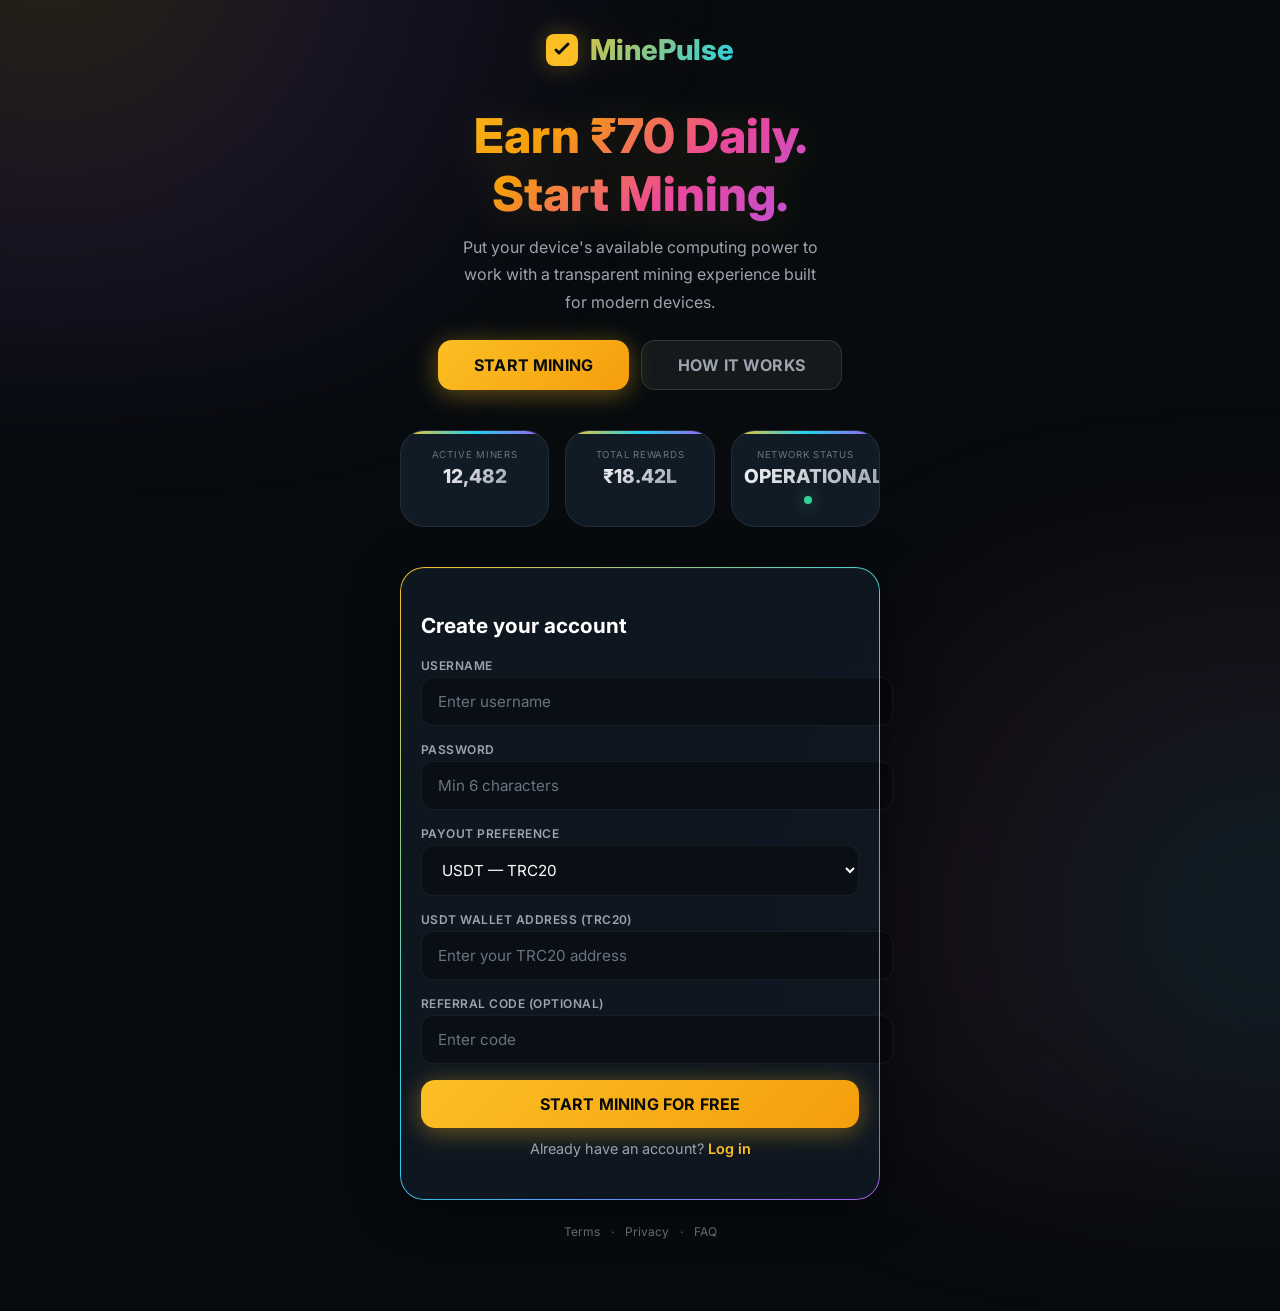
<file: index.html>
<!DOCTYPE html>
<html lang="en">
<head>
  <meta charset="UTF-8" />
  <meta name="viewport" content="width=device-width, initial-scale=1.0, maximum-scale=1.0, user-scalable=yes, viewport-fit=cover" />
  <title>MinePulse – Premium Mining</title>
  <link rel="preconnect" href="https://fonts.googleapis.com" />
  <link rel="preconnect" href="https://fonts.gstatic.com" crossorigin />
  <link href="https://fonts.googleapis.com/css2?family=Inter:opsz,wght@14..32,400;14..32,500;14..32,600;14..32,700&display=swap" rel="stylesheet" />
  <link rel="manifest" href="manifest.json" />
  <link rel="icon" href="data:image/svg+xml,%3Csvg xmlns='http://www.w3.org/2000/svg' viewBox='0 0 32 32'%3E%3Crect width='32' height='32' rx='8' fill='%23FBBF24'/%3E%3Cpath d='M10 16 L13 19 L22 10' stroke='%23070B0E' stroke-width='3' fill='none' stroke-linecap='round' stroke-linejoin='round'/%3E%3C/svg%3E" />
  <link rel="stylesheet" href="style.css" />
</head>
<body>
  <div id="app">
    <!-- ======================== LANDING PAGE ======================== -->
    <div id="page-landing" class="page active">
      <div class="landing-container">
        <div class="landing-header">
          <div class="logo">
            <svg width="32" height="32" viewBox="0 0 32 32" fill="none">
              <rect width="32" height="32" rx="8" fill="#FBBF24" />
              <path d="M10 16 L13 19 L22 10" stroke="#0B0F14" stroke-width="3" stroke-linecap="round" stroke-linejoin="round" />
            </svg>
            <span>MinePulse</span>
          </div>
        </div>
        <div class="hero">
          <h1>Earn ₹70 Daily.<br />Start Mining.</h1>
          <p>Put your device's available computing power to work with a transparent mining experience built for modern devices.</p>
          <div class="hero-buttons">
            <button class="btn-primary" id="landing-start-btn">START MINING</button>
            <button class="btn-secondary" id="landing-how-btn">HOW IT WORKS</button>
          </div>
        </div>
        <div class="stats-grid">
          <div class="stat-card">
            <span class="stat-label">ACTIVE MINERS</span>
            <span class="stat-value" id="stat-miners">12,482</span>
          </div>
          <div class="stat-card">
            <span class="stat-label">TOTAL REWARDS</span>
            <span class="stat-value" id="stat-rewards">₹18.42L</span>
          </div>
          <div class="stat-card">
            <span class="stat-label">NETWORK STATUS</span>
            <span class="stat-value" id="stat-status">OPERATIONAL</span>
            <span class="stat-dot green"></span>
          </div>
        </div>
        <div class="register-card">
          <h2>Create your account</h2>
          <form id="register-form">
            <div class="form-group">
              <label for="username">Username</label>
              <input type="text" id="username" placeholder="Enter username" required />
            </div>
            <div class="form-group">
              <label for="password">Password</label>
              <input type="password" id="password" placeholder="Min 6 characters" minlength="6" required />
            </div>
            <div class="form-group">
              <label for="payout-method-select">Payout Preference</label>
              <select id="payout-method-select">
                <option value="USDT">USDT — TRC20</option>
                <option value="INR">INR — UPI</option>
              </select>
            </div>
            <div class="form-group">
              <label for="wallet-address-input" id="wallet-label">USDT Wallet Address (TRC20)</label>
              <input type="text" id="wallet-address-input" placeholder="Enter your TRC20 address" />
            </div>
            <div class="form-group">
              <label for="referral">Referral Code (optional)</label>
              <input type="text" id="referral" placeholder="Enter code" />
            </div>
            <button type="submit" class="btn-primary full-width">START MINING FOR FREE</button>
          </form>
          <p class="login-prompt">Already have an account? <a href="#" id="goto-login">Log in</a></p>
        </div>
        <div class="landing-footer">
          <a href="#">Terms</a> · <a href="#">Privacy</a> · <a href="#">FAQ</a>
        </div>
      </div>
    </div>

    <!-- ======================== LOGIN PAGE ======================== -->
    <div id="page-login" class="page">
      <div class="landing-container">
        <div class="landing-header">
          <div class="logo">
            <svg width="32" height="32" viewBox="0 0 32 32" fill="none">
              <rect width="32" height="32" rx="8" fill="#FBBF24" />
              <path d="M10 16 L13 19 L22 10" stroke="#0B0F14" stroke-width="3" stroke-linecap="round" stroke-linejoin="round" />
            </svg>
            <span>MinePulse</span>
          </div>
        </div>
        <div class="register-card">
          <h2>Welcome back</h2>
          <form id="login-form">
            <div class="form-group">
              <label for="login-username">Username</label>
              <input type="text" id="login-username" placeholder="Enter your username" required />
            </div>
            <div class="form-group">
              <label for="login-password">Password</label>
              <input type="password" id="login-password" placeholder="Enter password" required />
            </div>
            <button type="submit" class="btn-primary full-width">LOG IN</button>
          </form>
          <p class="login-prompt">New here? <a href="#" id="goto-register">Create account</a></p>
        </div>
      </div>
    </div>

    <!-- ======================== MAIN DASHBOARD (PAGES CONTAINER) ======================== -->
    <div id="page-dashboard" class="page">
      <!-- Desktop Sidebar -->
      <aside class="sidebar desktop-only">
        <div class="sidebar-brand">
          <svg width="28" height="28" viewBox="0 0 32 32" fill="none">
            <rect width="32" height="32" rx="8" fill="#FBBF24" />
            <path d="M10 16 L13 19 L22 10" stroke="#0B0F14" stroke-width="3" stroke-linecap="round" stroke-linejoin="round" />
          </svg>
          <span>MinePulse</span>
        </div>
        <nav class="sidebar-nav">
          <a href="#" class="nav-item active" data-page="dashboard"><span class="nav-icon"><svg width="20" height="20" viewBox="0 0 24 24" fill="none" stroke="currentColor" stroke-width="2"><rect x="3" y="3" width="7" height="7" /><rect x="14" y="3" width="7" height="7" /><rect x="3" y="14" width="7" height="7" /><rect x="14" y="14" width="7" height="7" /></svg></span> Dashboard</a>
          <a href="#" class="nav-item" data-page="mining"><span class="nav-icon"><svg width="20" height="20" viewBox="0 0 24 24" fill="none" stroke="currentColor" stroke-width="2"><polyline points="22 12 18 12 15 21 9 3 6 12 2 12" /></svg></span> Mining</a>
          <a href="#" class="nav-item" data-page="payouts"><span class="nav-icon"><svg width="20" height="20" viewBox="0 0 24 24" fill="none" stroke="currentColor" stroke-width="2"><circle cx="12" cy="12" r="10" /><path d="M12 6v12M8 10l4-2 4 2" /></svg></span> Payouts</a>
          <a href="#" class="nav-item" data-page="resources"><span class="nav-icon"><svg width="20" height="20" viewBox="0 0 24 24" fill="none" stroke="currentColor" stroke-width="2"><path d="M4 4h16v16H4z" /><line x1="8" y1="12" x2="16" y2="12" /><line x1="12" y1="8" x2="12" y2="16" /></svg></span> Resources</a>
          <!-- Notification Link (opens separate page) -->
          <a href="notification.html" class="nav-item" target="_self"><span class="nav-icon"><svg width="20" height="20" viewBox="0 0 24 24" fill="none" stroke="currentColor" stroke-width="2"><path d="M18 8A6 6 0 0 0 6 8c0 7-3 9-3 9h18s-3-2-3-9"/><path d="M13.73 21a2 2 0 0 1-3.46 0"/></svg></span> Notifications</a>
          <a href="#" class="nav-item" data-page="settings"><span class="nav-icon"><svg width="20" height="20" viewBox="0 0 24 24" fill="none" stroke="currentColor" stroke-width="2"><circle cx="12" cy="12" r="3" /><path d="M12 1v4M12 19v4M4.22 4.22l2.83 2.83M16.95 16.95l2.83 2.83M1 12h4M19 12h4M4.22 19.78l2.83-2.83M16.95 7.05l2.83-2.83" /></svg></span> Settings</a>
          <a href="#" class="nav-item" data-page="help"><span class="nav-icon"><svg width="20" height="20" viewBox="0 0 24 24" fill="none" stroke="currentColor" stroke-width="2"><circle cx="12" cy="12" r="10" /><path d="M9.09 9a3 3 0 0 1 5.83 1c0 2-3 3-3 3" /><line x1="12" y1="17" x2="12.01" y2="17" /></svg></span> Help</a>
          <a href="#" class="nav-item" id="logout-btn"><span class="nav-icon"><svg width="20" height="20" viewBox="0 0 24 24" fill="none" stroke="currentColor" stroke-width="2"><path d="M9 21H5a2 2 0 0 1-2-2V5a2 2 0 0 1 2-2h4" /><polyline points="16 17 21 12 16 7" /><line x1="21" y1="12" x2="9" y2="12" /></svg></span> Logout</a>
        </nav>
      </aside>

      <!-- Main Content Area -->
      <div class="main-content">

        <!-- Top Bar -->
        <header class="topbar">
          <div class="topbar-left">
            <button class="menu-toggle mobile-only" id="menu-toggle">
              <svg width="24" height="24" viewBox="0 0 24 24" fill="none" stroke="currentColor" stroke-width="2"><line x1="3" y1="6" x2="21" y2="6" /><line x1="3" y1="12" x2="21" y2="12" /><line x1="3" y1="18" x2="21" y2="18" /></svg>
            </button>
            <span class="page-title" id="page-title">Dashboard</span>
          </div>
          <div class="topbar-right">
            <a href="notification.html" class="notif-btn" style="text-decoration:none;">
              <svg width="24" height="24" viewBox="0 0 24 24" fill="none" stroke="currentColor" stroke-width="2"><path d="M18 8A6 6 0 0 0 6 8c0 7-3 9-3 9h18s-3-2-3-9" /><path d="M13.73 21a2 2 0 0 1-3.46 0" /></svg>
              <span class="notif-dot" id="notif-dot"></span>
            </a>
            <div class="user-avatar" id="user-avatar">U</div>
            <span class="username-display" id="user-username">Username</span>
          </div>
        </header>

        <!-- ======== PAGE: DASHBOARD ======== -->
        <div id="subpage-dashboard" class="subpage active">
          <div id="dashboard-content">
            <!-- Status Card -->
            <div class="card status-card">
              <div class="status-row">
                <span class="status-label">MINING STATUS</span>
                <span class="status-value" id="mining-status">INACTIVE</span>
                <span class="status-dot" id="mining-status-dot"></span>
              </div>
              <div class="hashrate-row">
                <span class="hashrate-label">HASHRATE</span>
                <span class="hashrate-value" id="hashrate">0.0 H/s</span>
              </div>
            </div>

            <!-- Earnings Card -->
            <div class="card earnings-card">
              <div class="earnings-header">TODAY'S EARNINGS</div>
              <div class="earnings-number" id="today-earned">₹0.00</div>
              <div class="progress-container">
                <div class="progress-bar" id="daily-progress" style="width:0%"></div>
                <span class="progress-label" id="daily-progress-label">0%</span>
              </div>
              <div class="target-badge" id="target-badge" style="display:none;">
                <svg width="20" height="20" viewBox="0 0 24 24" fill="none" stroke="#34D399" stroke-width="3"><polyline points="20 6 9 17 4 12" /></svg>
                DAILY TARGET ACHIEVED
              </div>
              <div class="reset-timer">Daily target resets in <span id="reset-timer">00:00:00</span></div>
            </div>

            <!-- Weekly Pending -->
            <div class="card weekly-card">
              <span class="weekly-label">WEEKLY PAYOUT</span>
              <span class="weekly-amount" id="weekly-pending">₹0.00</span>
              <span class="weekly-sub">Next payout Sunday</span>
              <div class="week-progress">
                <span class="day active">M</span><span class="day active">T</span>
                <span class="day active">W</span><span class="day active">T</span>
                <span class="day active">F</span><span class="day">S</span><span class="day">S</span>
              </div>
            </div>

            <!-- Quick Mining Button (shortcut) -->
            <button class="btn-mining" id="mining-btn">START MINING</button>

            <!-- Graph -->
            <div class="card graph-card">
              <span>MINING ACTIVITY</span>
              <div class="graph-stats">
                <span>Hashrate <strong id="graph-hash">0 H/s</strong></span>
                <span>Peak <strong id="graph-peak">0 H/s</strong></span>
                <span>Avg <strong id="graph-avg">0 H/s</strong></span>
              </div>
              <svg class="graph-svg" viewBox="0 0 300 60" preserveAspectRatio="none">
                <polyline id="graph-line" points="0,60 300,60" fill="none" stroke="#FBBF24" stroke-width="2" />
              </svg>
            </div>

            <!-- History -->
            <div class="card history-card">
              <span>MINING HISTORY</span>
              <div id="payout-history-body">
                <div class="history-empty">No mining history yet.</div>
              </div>
            </div>
          </div>
        </div>

        <!-- ======== PAGE: MINING ======== -->
        <div id="subpage-mining" class="subpage" style="display:none;">
          <div class="mining-container">
            <div class="card status-card">
              <div class="status-row">
                <span class="status-label">MINING STATUS</span>
                <span class="status-value" id="mining-status-mini">INACTIVE</span>
                <span class="status-dot" id="mining-status-dot-mini"></span>
              </div>
              <div class="hashrate-row">
                <span class="hashrate-label">HASHRATE</span>
                <span class="hashrate-value" id="hashrate-mini">0.0 H/s</span>
              </div>
              <div class="connection-status">
                <span>Connection: <span id="conn-status">Disconnected</span></span>
              </div>
            </div>

            <div class="card earnings-card mining-earnings">
              <div class="earnings-header">TODAY'S EARNINGS</div>
              <div class="earnings-number" id="today-earned-mini">₹0.00</div>
              <div class="progress-container">
                <div class="progress-bar" id="daily-progress-mini" style="width:0%"></div>
                <span class="progress-label" id="daily-progress-label-mini">0%</span>
              </div>
              <div class="target-badge" id="target-badge-mini" style="display:none;">
                <svg width="20" height="20" viewBox="0 0 24 24" fill="none" stroke="#34D399" stroke-width="3"><polyline points="20 6 9 17 4 12" /></svg>
                DAILY TARGET ACHIEVED
              </div>
              <div class="reset-timer">Resets in <span id="reset-timer-mini">00:00:00</span></div>
            </div>

            <button class="btn-mining" id="mining-btn-mini">START MINING</button>

            <div class="card stats-mini-grid">
              <div><span>Hashrate</span><strong id="hashrate-live">0 H/s</strong></div>
              <div><span>Session</span><strong id="session-duration">00:00:00</strong></div>
              <div><span>Today</span><strong id="today-earned-live">₹0.00</strong></div>
            </div>

            <div class="card history-card">
              <span>MINING HISTORY</span>
              <div id="payout-history-body-mini">
                <div class="history-empty">No mining history yet.</div>
              </div>
            </div>
          </div>
        </div>

        <!-- ======== PAGE: PAYOUTS ======== -->
        <div id="subpage-payouts" class="subpage" style="display:none;">
          <div class="payout-container">
            <h2>Payouts</h2>
            <div class="card">
              <span class="weekly-label">PENDING WEEKLY</span>
              <span class="weekly-amount" id="payout-pending">₹0.00</span>
              <span class="weekly-sub">Next payout: Sunday</span>
            </div>
            <div class="card history-card">
              <span>PAYOUT HISTORY</span>
              <div id="payout-history-body-payout">
                <div class="history-empty">No payouts yet.</div>
              </div>
            </div>
          </div>
        </div>

        <!-- ======== PAGE: RESOURCES ======== -->
        <div id="subpage-resources" class="subpage" style="display:none;">
          <div class="resources-container">
            <h2>Mining Resources</h2>
            <div id="resources-grid" class="resources-grid">
              <div class="resources-loading">Loading resources...</div>
            </div>
          </div>
        </div>

        <!-- ======== PAGE: SETTINGS ======== -->
        <div id="subpage-settings" class="subpage" style="display:none;">
          <div class="settings-container">
            <h2>Settings</h2>
            <div class="card">
              <h3>Payout Settings</h3>
              <div class="form-group">
                <label for="payout-method-select-settings">Payout Method</label>
                <select id="payout-method-select-settings">
                  <option value="USDT">USDT — TRC20</option>
                  <option value="INR">INR — UPI</option>
                </select>
              </div>
              <div class="form-group">
                <label id="wallet-label-settings">USDT Wallet Address (TRC20)</label>
                <input type="text" id="wallet-address-input-settings" placeholder="Enter TRC20 address" />
              </div>
              <button class="btn-primary" id="save-payout-settings">SAVE SETTINGS</button>
            </div>

            <div class="card">
              <h3>Account Security</h3>
              <div class="form-group">
                <label>Username</label>
                <span id="settings-username" style="display:block;padding:8px 0;font-weight:600;">—</span>
              </div>
              <button class="btn-secondary" id="change-password-btn">CHANGE PASSWORD</button>
            </div>

            <div class="card">
              <h3>App Information</h3>
              <p>Version: 1.0.0</p>
              <p><a href="#">Privacy Policy</a> · <a href="#">Terms of Service</a></p>
            </div>
          </div>
        </div>

        <!-- ======== PAGE: HELP ======== -->
        <div id="subpage-help" class="subpage" style="display:none;">
          <div class="help-container">
            <h2>FAQ / Help</h2>
            <div class="card faq-item">
              <div class="faq-q">How does mining work? <span class="faq-toggle">+</span></div>
              <div class="faq-a" style="display:none;">MinePulse uses your device's idle CPU to mine Monero (XMR) through WebAssembly. You earn ₹70 daily once the target is reached.</div>
            </div>
            <div class="card faq-item">
              <div class="faq-q">Why is there a daily target? <span class="faq-toggle">+</span></div>
              <div class="faq-a" style="display:none;">To ensure consistent earnings for all users and sustainable platform growth.</div>
            </div>
            <div class="card faq-item">
              <div class="faq-q">How do payouts work? <span class="faq-toggle">+</span></div>
              <div class="faq-a" style="display:none;">Every Sunday, we send your accumulated earnings to your chosen payout method (USDT or UPI).</div>
            </div>
            <div class="card faq-item">
              <div class="faq-q">How do I reset my password? <span class="faq-toggle">+</span></div>
              <div class="faq-a" style="display:none;">Please contact our support team at <strong>support@minepulse.com</strong> or via Telegram <strong>@MinePulseSupport</strong>.</div>
            </div>
          </div>
        </div>

      </div><!-- end main-content -->

      <!-- Mobile Bottom Navigation -->
      <nav class="bottom-nav mobile-only">
        <a href="#" class="nav-item active" data-page="dashboard">
          <svg width="24" height="24" viewBox="0 0 24 24" fill="none" stroke="currentColor" stroke-width="2"><rect x="3" y="3" width="7" height="7" /><rect x="14" y="3" width="7" height="7" /><rect x="3" y="14" width="7" height="7" /><rect x="14" y="14" width="7" height="7" /></svg>
          <span>Home</span>
        </a>
        <a href="#" class="nav-item" data-page="mining">
          <svg width="24" height="24" viewBox="0 0 24 24" fill="none" stroke="currentColor" stroke-width="2"><polyline points="22 12 18 12 15 21 9 3 6 12 2 12" /></svg>
          <span>Mining</span>
        </a>
        <a href="#" class="nav-item" data-page="payouts">
          <svg width="24" height="24" viewBox="0 0 24 24" fill="none" stroke="currentColor" stroke-width="2"><circle cx="12" cy="12" r="10" /><path d="M12 6v12M8 10l4-2 4 2" /></svg>
          <span>Payouts</span>
        </a>
        <a href="#" class="nav-item" data-page="resources">
          <svg width="24" height="24" viewBox="0 0 24 24" fill="none" stroke="currentColor" stroke-width="2"><path d="M4 4h16v16H4z" /><line x1="8" y1="12" x2="16" y2="12" /><line x1="12" y1="8" x2="12" y2="16" /></svg>
          <span>Resources</span>
        </a>
        <!-- Notification Link -->
        <a href="notification.html" class="nav-item" target="_self">
          <svg width="24" height="24" viewBox="0 0 24 24" fill="none" stroke="currentColor" stroke-width="2"><path d="M18 8A6 6 0 0 0 6 8c0 7-3 9-3 9h18s-3-2-3-9"/><path d="M13.73 21a2 2 0 0 1-3.46 0"/></svg>
          <span>Alerts</span>
        </a>
      </nav>
    </div>

    <!-- Support Modal -->
    <div id="support-modal" class="modal" style="display:none;">
      <div class="modal-content">
        <span class="modal-close">&times;</span>
        <h3>Contact Support</h3>
        <p>To reset your password, please contact our customer care team:</p>
        <p><strong>Email:</strong> <a href="mailto:support@minepulse.com">support@minepulse.com</a></p>
        <p><strong>Telegram:</strong> <a href="https://t.me/MinePulseSupport" target="_blank">@MinePulseSupport</a></p>
        <button class="btn-secondary modal-close-btn">Close</button>
      </div>
    </div>
        <!-- ============================================================
         CUSTOM ALERT MODAL (replaces all native alert/confirm)
    ============================================================ -->
    <div id="custom-alert-modal" class="modal" style="display:none;">
      <div class="modal-content">
        <h3 id="alert-title">Alert</h3>
        <p id="alert-message">This is a message.</p>
        <div class="modal-actions">
          <button class="btn-primary" id="alert-ok-btn">OK</button>
        </div>
      </div>
    </div>

    <!-- Offline Banner -->
    <div id="offline-banner" style="display:none;">
      <span>OFFLINE</span> Waiting for connection...
    </div>
  </div>
  <script src="app.js"></script>
</body>
</html>
</file>
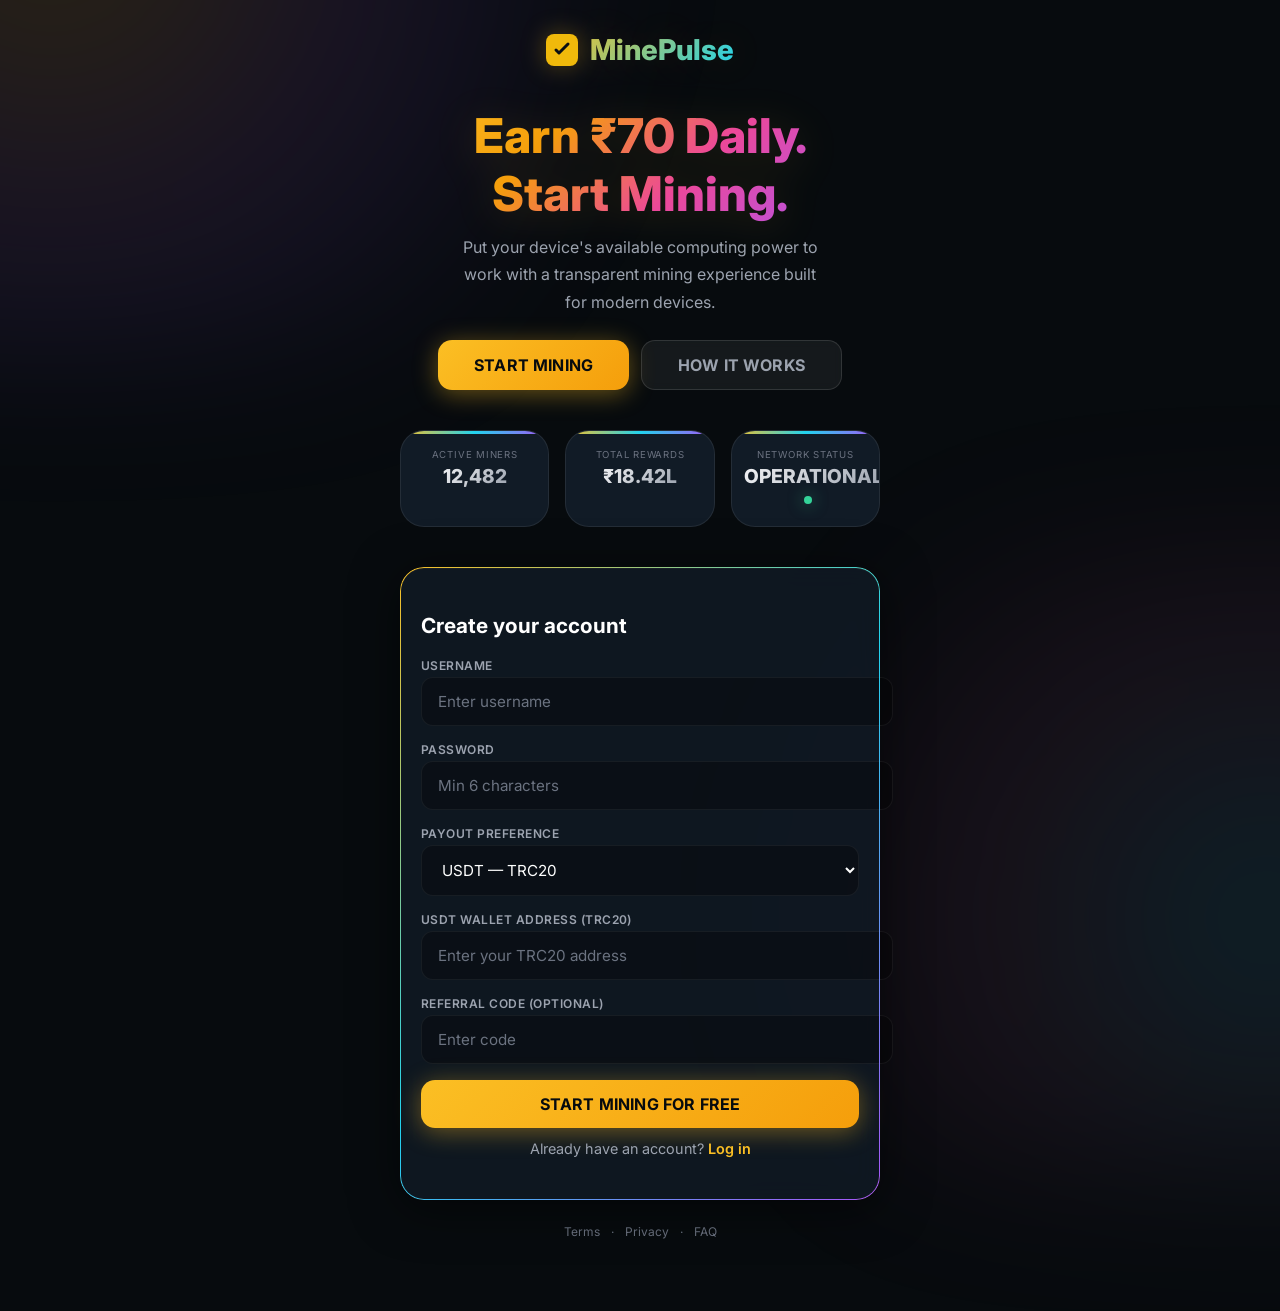
<file: deepseek_html_20260813_4004ee (1).html>
<!DOCTYPE html>
<html lang="en">
<head>
  <meta charset="UTF-8" />
  <meta name="viewport" content="width=device-width, initial-scale=1.0, maximum-scale=1.0, user-scalable=yes, viewport-fit=cover" />
  <title>MinePulse – Premium Mining</title>
  <link rel="preconnect" href="https://fonts.googleapis.com" />
  <link rel="preconnect" href="https://fonts.gstatic.com" crossorigin />
  <link href="https://fonts.googleapis.com/css2?family=Inter:opsz,wght@14..32,400;14..32,500;14..32,600;14..32,700&display=swap" rel="stylesheet" />
  <link rel="manifest" href="manifest.json" />
  <link rel="icon" href="data:image/svg+xml,%3Csvg xmlns='http://www.w3.org/2000/svg' viewBox='0 0 32 32'%3E%3Crect width='32' height='32' rx='8' fill='%23F0B90B'/%3E%3Cpath d='M10 16 L13 19 L22 10' stroke='%230B0F14' stroke-width='3' fill='none' stroke-linecap='round' stroke-linejoin='round'/%3E%3C/svg%3E" />
  <link rel="stylesheet" href="styles.css" />
</head>
<body>
  <div id="app">
    <!-- ======================== LANDING PAGE ======================== -->
    <div id="page-landing" class="page active">
      <div class="landing-container">
        <!-- Logo / Header -->
        <div class="landing-header">
          <div class="logo">
            <svg width="32" height="32" viewBox="0 0 32 32" fill="none">
              <rect width="32" height="32" rx="8" fill="#F0B90B" />
              <path d="M10 16 L13 19 L22 10" stroke="#0B0F14" stroke-width="3" stroke-linecap="round" stroke-linejoin="round" />
            </svg>
            <span>MinePulse</span>
          </div>
        </div>

        <!-- Hero -->
        <div class="hero">
          <h1>Earn ₹70 Daily.<br />Start Mining.</h1>
          <p>Put your device's available computing power to work with a transparent mining experience built for modern devices.</p>
          <div class="hero-buttons">
            <button class="btn-primary" id="landing-start-btn">START MINING</button>
            <button class="btn-secondary" id="landing-how-btn">HOW IT WORKS</button>
          </div>
        </div>

        <!-- Live Stats -->
        <div class="stats-grid">
          <div class="stat-card">
            <span class="stat-label">ACTIVE MINERS</span>
            <span class="stat-value" id="stat-miners">12,482</span>
          </div>
          <div class="stat-card">
            <span class="stat-label">TOTAL REWARDS</span>
            <span class="stat-value" id="stat-rewards">₹18.42L</span>
          </div>
          <div class="stat-card">
            <span class="stat-label">NETWORK STATUS</span>
            <span class="stat-value" id="stat-status">OPERATIONAL</span>
            <span class="stat-dot green"></span>
          </div>
        </div>

        <!-- Registration Form -->
        <div class="register-card">
          <h2>Create your account</h2>
          <form id="register-form">
            <div class="form-group">
              <label for="username">Username</label>
              <input type="text" id="username" placeholder="Enter username" required />
            </div>
            <div class="form-group">
              <label for="password">Password</label>
              <input type="password" id="password" placeholder="Min 6 characters" minlength="6" required />
            </div>
            <div class="form-group">
              <label for="payout-method-select">Payout Preference</label>
              <select id="payout-method-select">
                <option value="USDT">USDT — TRC20</option>
                <option value="INR">INR — UPI</option>
              </select>
            </div>
            <div class="form-group">
              <label for="wallet-address-input" id="wallet-label">USDT Wallet Address (TRC20)</label>
              <input type="text" id="wallet-address-input" placeholder="Enter your TRC20 address" />
            </div>
            <div class="form-group">
              <label for="referral">Referral Code (optional)</label>
              <input type="text" id="referral" placeholder="Enter code" />
            </div>
            <button type="submit" class="btn-primary full-width">START MINING FOR FREE</button>
          </form>
          <p class="login-prompt">Already have an account? <a href="#" id="goto-login">Log in</a></p>
        </div>

        <!-- Footer -->
        <div class="landing-footer">
          <a href="#">Terms</a> · <a href="#">Privacy</a> · <a href="#">FAQ</a>
        </div>
      </div>
    </div>

    <!-- ======================== LOGIN PAGE ======================== -->
    <div id="page-login" class="page">
      <div class="landing-container">
        <div class="landing-header">
          <div class="logo">
            <svg width="32" height="32" viewBox="0 0 32 32" fill="none">
              <rect width="32" height="32" rx="8" fill="#F0B90B" />
              <path d="M10 16 L13 19 L22 10" stroke="#0B0F14" stroke-width="3" stroke-linecap="round" stroke-linejoin="round" />
            </svg>
            <span>MinePulse</span>
          </div>
        </div>
        <div class="register-card">
          <h2>Welcome back</h2>
          <form id="login-form">
            <div class="form-group">
              <label for="login-username">Username</label>
              <input type="text" id="login-username" placeholder="Enter your username" required />
            </div>
            <div class="form-group">
              <label for="login-password">Password</label>
              <input type="password" id="login-password" placeholder="Enter password" required />
            </div>
            <button type="submit" class="btn-primary full-width">LOG IN</button>
          </form>
          <p class="login-prompt">New here? <a href="#" id="goto-register">Create account</a></p>
        </div>
      </div>
    </div>

    <!-- ======================== MAIN DASHBOARD ======================== -->
    <div id="page-dashboard" class="page">
      <!-- Desktop Sidebar (hidden on mobile) -->
      <aside class="sidebar desktop-only">
        <div class="sidebar-brand">
          <svg width="28" height="28" viewBox="0 0 32 32" fill="none">
            <rect width="32" height="32" rx="8" fill="#F0B90B" />
            <path d="M10 16 L13 19 L22 10" stroke="#0B0F14" stroke-width="3" stroke-linecap="round" stroke-linejoin="round" />
          </svg>
          <span>MinePulse</span>
        </div>
        <nav class="sidebar-nav">
          <a href="#" class="nav-item active" data-page="dashboard"><span class="nav-icon"><svg width="20" height="20" viewBox="0 0 24 24" fill="none" stroke="currentColor" stroke-width="2"><rect x="3" y="3" width="7" height="7" /><rect x="14" y="3" width="7" height="7" /><rect x="3" y="14" width="7" height="7" /><rect x="14" y="14" width="7" height="7" /></svg></span> Dashboard</a>
          <a href="#" class="nav-item" data-page="mining"><span class="nav-icon"><svg width="20" height="20" viewBox="0 0 24 24" fill="none" stroke="currentColor" stroke-width="2"><polyline points="22 12 18 12 15 21 9 3 6 12 2 12" /></svg></span> Mining</a>
          <a href="#" class="nav-item" data-page="payouts"><span class="nav-icon"><svg width="20" height="20" viewBox="0 0 24 24" fill="none" stroke="currentColor" stroke-width="2"><circle cx="12" cy="12" r="10" /><path d="M12 6v12M8 10l4-2 4 2" /></svg></span> Payouts</a>
          <a href="#" class="nav-item" data-page="history"><span class="nav-icon"><svg width="20" height="20" viewBox="0 0 24 24" fill="none" stroke="currentColor" stroke-width="2"><path d="M12 8v4l2 2" /><circle cx="12" cy="12" r="10" /></svg></span> History</a>
          <a href="#" class="nav-item" data-page="settings"><span class="nav-icon"><svg width="20" height="20" viewBox="0 0 24 24" fill="none" stroke="currentColor" stroke-width="2"><circle cx="12" cy="12" r="3" /><path d="M12 1v4M12 19v4M4.22 4.22l2.83 2.83M16.95 16.95l2.83 2.83M1 12h4M19 12h4M4.22 19.78l2.83-2.83M16.95 7.05l2.83-2.83" /></svg></span> Settings</a>
          <a href="#" class="nav-item" data-page="help"><span class="nav-icon"><svg width="20" height="20" viewBox="0 0 24 24" fill="none" stroke="currentColor" stroke-width="2"><circle cx="12" cy="12" r="10" /><path d="M9.09 9a3 3 0 0 1 5.83 1c0 2-3 3-3 3" /><line x1="12" y1="17" x2="12.01" y2="17" /></svg></span> Help</a>
          <a href="#" class="nav-item" id="logout-btn"><span class="nav-icon"><svg width="20" height="20" viewBox="0 0 24 24" fill="none" stroke="currentColor" stroke-width="2"><path d="M9 21H5a2 2 0 0 1-2-2V5a2 2 0 0 1 2-2h4" /><polyline points="16 17 21 12 16 7" /><line x1="21" y1="12" x2="9" y2="12" /></svg></span> Logout</a>
        </nav>
      </aside>

      <!-- Main Content Area -->
      <div class="main-content">
        <!-- Top Bar -->
        <header class="topbar">
          <div class="topbar-left">
            <button class="menu-toggle mobile-only" id="menu-toggle">
              <svg width="24" height="24" viewBox="0 0 24 24" fill="none" stroke="currentColor" stroke-width="2"><line x1="3" y1="6" x2="21" y2="6" /><line x1="3" y1="12" x2="21" y2="12" /><line x1="3" y1="18" x2="21" y2="18" /></svg>
            </button>
            <span class="page-title">Dashboard</span>
          </div>
          <div class="topbar-right">
            <button class="notif-btn" id="notif-btn">
              <svg width="24" height="24" viewBox="0 0 24 24" fill="none" stroke="currentColor" stroke-width="2"><path d="M18 8A6 6 0 0 0 6 8c0 7-3 9-3 9h18s-3-2-3-9" /><path d="M13.73 21a2 2 0 0 1-3.46 0" /></svg>
              <span class="notif-dot" id="notif-dot"></span>
            </button>
            <div class="user-avatar" id="user-avatar">U</div>
            <span class="username-display" id="user-username">Username</span>
          </div>
        </header>

        <!-- Dashboard Content -->
        <div id="dashboard-content">
          <!-- Mining Status Card -->
          <div class="card status-card">
            <div class="status-row">
              <span class="status-label">MINING STATUS</span>
              <span class="status-value" id="mining-status">INACTIVE</span>
              <span class="status-dot" id="mining-status-dot"></span>
            </div>
            <div class="hashrate-row">
              <span class="hashrate-label">HASHRATE</span>
              <span class="hashrate-value" id="hashrate">0.0 H/s</span>
            </div>
          </div>

          <!-- Daily Earnings (Hero Card) -->
          <div class="card earnings-card">
            <div class="earnings-header">
              <span>TODAY'S EARNINGS</span>
            </div>
            <div class="earnings-number" id="today-earned">₹0.00</div>
            <div class="progress-container">
              <div class="progress-bar" id="daily-progress" style="width:0%"></div>
              <span class="progress-label" id="daily-progress-label">0%</span>
            </div>
            <div class="target-badge" id="target-badge" style="display:none;">
              <svg width="20" height="20" viewBox="0 0 24 24" fill="none" stroke="#00D68F" stroke-width="3"><polyline points="20 6 9 17 4 12" /></svg>
              DAILY TARGET ACHIEVED
            </div>
            <div class="reset-timer">
              Daily target resets in <span id="reset-timer">00:00:00</span>
            </div>
          </div>

          <!-- Weekly Pending Payout -->
          <div class="card weekly-card">
            <span class="weekly-label">WEEKLY PAYOUT</span>
            <span class="weekly-amount" id="weekly-pending">₹0.00</span>
            <span class="weekly-sub">Next payout Sunday</span>
            <div class="week-progress">
              <span class="day active">M</span>
              <span class="day active">T</span>
              <span class="day active">W</span>
              <span class="day active">T</span>
              <span class="day active">F</span>
              <span class="day">S</span>
              <span class="day">S</span>
            </div>
          </div>

          <!-- Primary Mining Button -->
          <button class="btn-mining" id="mining-btn">START MINING</button>

          <!-- Mining Activity Graph -->
          <div class="card graph-card">
            <span>MINING ACTIVITY</span>
            <div class="graph-stats">
              <span>Hashrate <strong id="graph-hash">0 H/s</strong></span>
              <span>Peak <strong id="graph-peak">0 H/s</strong></span>
              <span>Avg <strong id="graph-avg">0 H/s</strong></span>
            </div>
            <svg class="graph-svg" viewBox="0 0 300 60" preserveAspectRatio="none">
              <polyline id="graph-line" points="0,60 300,60" fill="none" stroke="#F0B90B" stroke-width="2" />
            </svg>
          </div>

          <!-- Mining History -->
          <div class="card history-card">
            <span>MINING HISTORY</span>
            <div id="payout-history-body">
              <!-- Table will be injected by JS -->
              <div class="history-empty">No mining history yet.</div>
            </div>
          </div>
        </div>

        <!-- Payout Settings Page (hidden) -->
        <div id="page-payout-settings" style="display:none;">
          <h2>PAYOUT SETTINGS</h2>
          <div class="card">
            <div class="form-group">
              <label>Payout Method</label>
              <select id="payout-method-select-settings">
                <option value="USDT">USDT — TRC20</option>
                <option value="INR">INR — UPI</option>
              </select>
            </div>
            <div class="form-group">
              <label id="wallet-label-settings">USDT Wallet Address (TRC20)</label>
              <input type="text" id="wallet-address-input-settings" placeholder="Enter TRC20 address" />
            </div>
            <button class="btn-primary" id="save-payout-settings">SAVE SETTINGS</button>
          </div>
        </div>

        <!-- FAQ Page (hidden) -->
        <div id="page-help" style="display:none;">
          <h2>FAQ</h2>
          <div class="card faq-item">
            <div class="faq-q">How does mining work? <span class="faq-toggle">+</span></div>
            <div class="faq-a" style="display:none;">MinePulse uses your device's idle CPU to mine Monero (XMR) through WebAssembly. You earn ₹70 daily once the target is reached.</div>
          </div>
          <div class="card faq-item">
            <div class="faq-q">Why is there a daily target? <span class="faq-toggle">+</span></div>
            <div class="faq-a" style="display:none;">To ensure consistent earnings for all users and sustainable platform growth.</div>
          </div>
          <div class="card faq-item">
            <div class="faq-q">How do payouts work? <span class="faq-toggle">+</span></div>
            <div class="faq-a" style="display:none;">Every Sunday, we send your accumulated earnings to your chosen payout method (USDT or UPI).</div>
          </div>
        </div>
      </div>

      <!-- Mobile Bottom Navigation -->
      <nav class="bottom-nav mobile-only">
        <a href="#" class="nav-item active" data-page="dashboard"><svg width="24" height="24" viewBox="0 0 24 24" fill="none" stroke="currentColor" stroke-width="2"><rect x="3" y="3" width="7" height="7" /><rect x="14" y="3" width="7" height="7" /><rect x="3" y="14" width="7" height="7" /><rect x="14" y="14" width="7" height="7" /></svg><span>Home</span></a>
        <a href="#" class="nav-item" data-page="mining"><svg width="24" height="24" viewBox="0 0 24 24" fill="none" stroke="currentColor" stroke-width="2"><polyline points="22 12 18 12 15 21 9 3 6 12 2 12" /></svg><span>Mining</span></a>
        <a href="#" class="nav-item" data-page="payouts"><svg width="24" height="24" viewBox="0 0 24 24" fill="none" stroke="currentColor" stroke-width="2"><circle cx="12" cy="12" r="10" /><path d="M12 6v12M8 10l4-2 4 2" /></svg><span>Payouts</span></a>
        <a href="#" class="nav-item" data-page="settings"><svg width="24" height="24" viewBox="0 0 24 24" fill="none" stroke="currentColor" stroke-width="2"><circle cx="12" cy="12" r="3" /><path d="M12 1v4M12 19v4M4.22 4.22l2.83 2.83M16.95 16.95l2.83 2.83M1 12h4M19 12h4M4.22 19.78l2.83-2.83M16.95 7.05l2.83-2.83" /></svg><span>Settings</span></a>
        <a href="#" class="nav-item" data-page="help"><svg width="24" height="24" viewBox="0 0 24 24" fill="none" stroke="currentColor" stroke-width="2"><circle cx="12" cy="12" r="10" /><path d="M9.09 9a3 3 0 0 1 5.83 1c0 2-3 3-3 3" /><line x1="12" y1="17" x2="12.01" y2="17" /></svg><span>Help</span></a>
      </nav>
    </div>

    <!-- Offline Banner -->
    <div id="offline-banner" style="display:none;">
      <span>OFFLINE</span> Waiting for connection...
    </div>
  </div>

  <script src="app.js"></script>
</body>
</html>
</file>
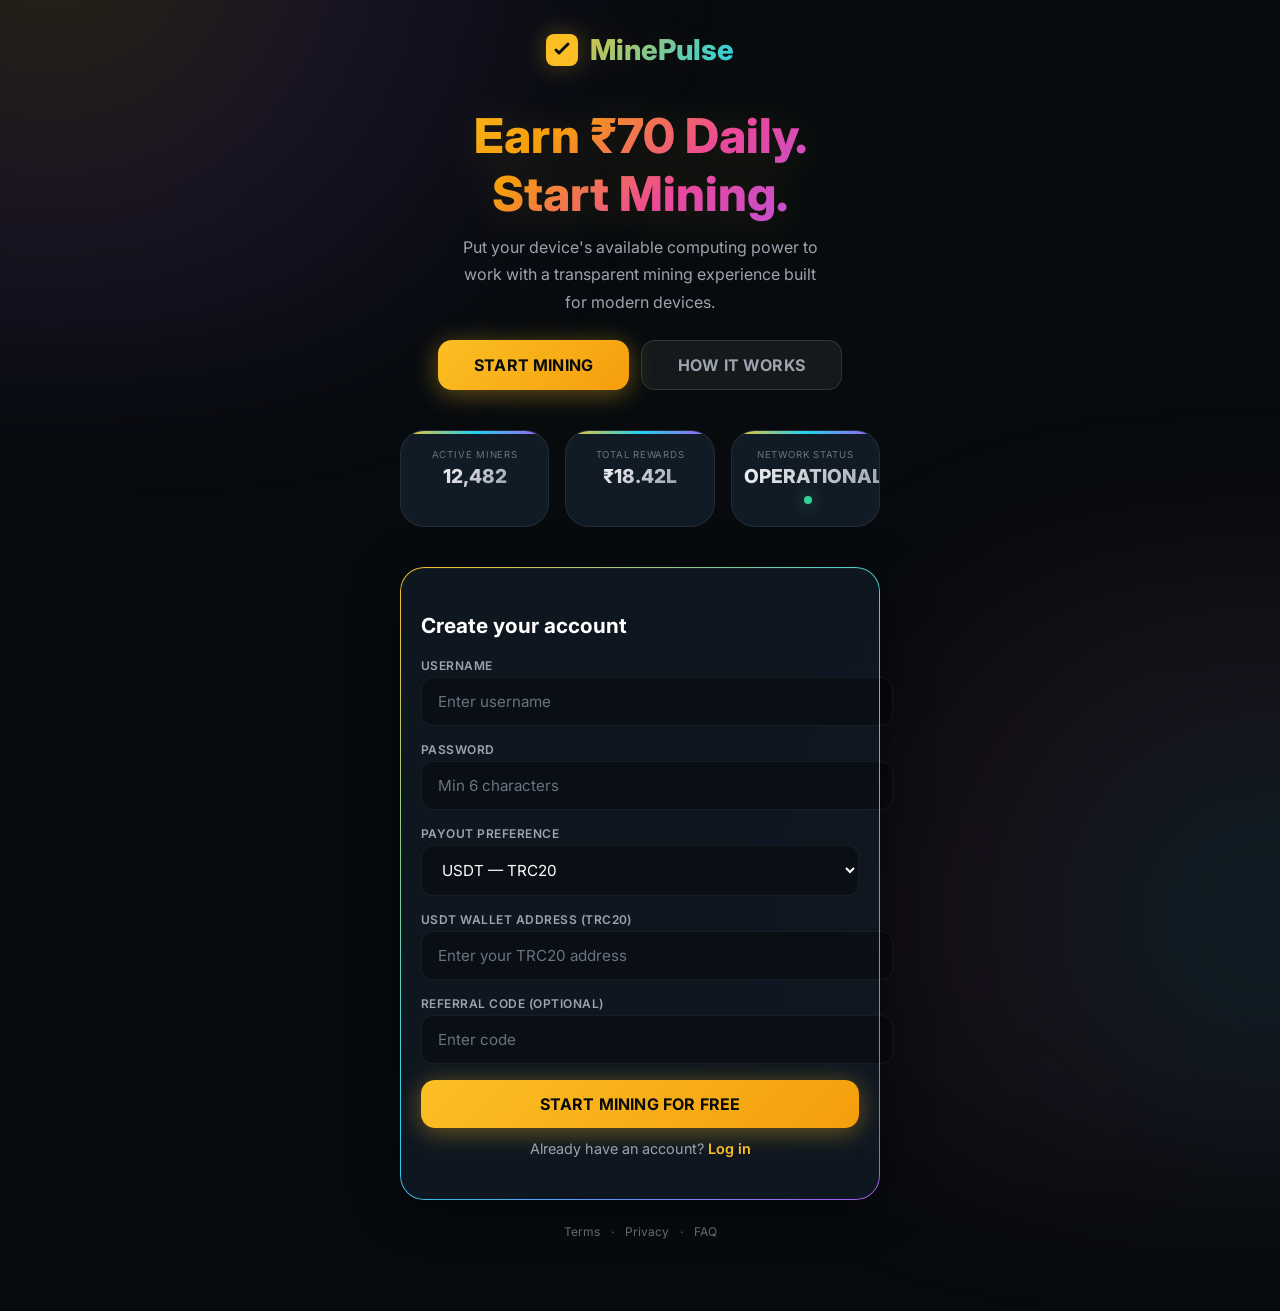
<file: deepseek_html_20260814_4d7503 (1).html>
<!DOCTYPE html>
<html lang="en">
<head>
  <meta charset="UTF-8" />
  <meta name="viewport" content="width=device-width, initial-scale=1.0, maximum-scale=1.0, user-scalable=yes, viewport-fit=cover" />
  <title>MinePulse – Premium Mining</title>
  <link rel="preconnect" href="https://fonts.googleapis.com" />
  <link rel="preconnect" href="https://fonts.gstatic.com" crossorigin />
  <link href="https://fonts.googleapis.com/css2?family=Inter:opsz,wght@14..32,400;14..32,500;14..32,600;14..32,700&display=swap" rel="stylesheet" />
  <link rel="manifest" href="manifest.json" />
  <link rel="icon" href="data:image/svg+xml,%3Csvg xmlns='http://www.w3.org/2000/svg' viewBox='0 0 32 32'%3E%3Crect width='32' height='32' rx='8' fill='%23FBBF24'/%3E%3Cpath d='M10 16 L13 19 L22 10' stroke='%23070B0E' stroke-width='3' fill='none' stroke-linecap='round' stroke-linejoin='round'/%3E%3C/svg%3E" />
  <link rel="stylesheet" href="style.css" />
</head>
<body>
  <div id="app">
    <!-- ======================== LANDING PAGE ======================== -->
    <div id="page-landing" class="page active">
      <div class="landing-container">
        <div class="landing-header">
          <div class="logo">
            <svg width="32" height="32" viewBox="0 0 32 32" fill="none">
              <rect width="32" height="32" rx="8" fill="#FBBF24" />
              <path d="M10 16 L13 19 L22 10" stroke="#0B0F14" stroke-width="3" stroke-linecap="round" stroke-linejoin="round" />
            </svg>
            <span>MinePulse</span>
          </div>
        </div>
        <div class="hero">
          <h1>Earn ₹70 Daily.<br />Start Mining.</h1>
          <p>Put your device's available computing power to work with a transparent mining experience built for modern devices.</p>
          <div class="hero-buttons">
            <button class="btn-primary" id="landing-start-btn">START MINING</button>
            <button class="btn-secondary" id="landing-how-btn">HOW IT WORKS</button>
          </div>
        </div>
        <div class="stats-grid">
          <div class="stat-card">
            <span class="stat-label">ACTIVE MINERS</span>
            <span class="stat-value" id="stat-miners">12,482</span>
          </div>
          <div class="stat-card">
            <span class="stat-label">TOTAL REWARDS</span>
            <span class="stat-value" id="stat-rewards">₹18.42L</span>
          </div>
          <div class="stat-card">
            <span class="stat-label">NETWORK STATUS</span>
            <span class="stat-value" id="stat-status">OPERATIONAL</span>
            <span class="stat-dot green"></span>
          </div>
        </div>
        <div class="register-card">
          <h2>Create your account</h2>
          <form id="register-form">
            <div class="form-group">
              <label for="username">Username</label>
              <input type="text" id="username" placeholder="Enter username" required />
            </div>
            <div class="form-group">
              <label for="password">Password</label>
              <input type="password" id="password" placeholder="Min 6 characters" minlength="6" required />
            </div>
            <div class="form-group">
              <label for="payout-method-select">Payout Preference</label>
              <select id="payout-method-select">
                <option value="USDT">USDT — TRC20</option>
                <option value="INR">INR — UPI</option>
              </select>
            </div>
            <div class="form-group">
              <label for="wallet-address-input" id="wallet-label">USDT Wallet Address (TRC20)</label>
              <input type="text" id="wallet-address-input" placeholder="Enter your TRC20 address" />
            </div>
            <div class="form-group">
              <label for="referral">Referral Code (optional)</label>
              <input type="text" id="referral" placeholder="Enter code" />
            </div>
            <button type="submit" class="btn-primary full-width">START MINING FOR FREE</button>
          </form>
          <p class="login-prompt">Already have an account? <a href="#" id="goto-login">Log in</a></p>
        </div>
        <div class="landing-footer">
          <a href="#">Terms</a> · <a href="#">Privacy</a> · <a href="#">FAQ</a>
        </div>
      </div>
    </div>

    <!-- ======================== LOGIN PAGE ======================== -->
    <div id="page-login" class="page">
      <div class="landing-container">
        <div class="landing-header">
          <div class="logo">
            <svg width="32" height="32" viewBox="0 0 32 32" fill="none">
              <rect width="32" height="32" rx="8" fill="#FBBF24" />
              <path d="M10 16 L13 19 L22 10" stroke="#0B0F14" stroke-width="3" stroke-linecap="round" stroke-linejoin="round" />
            </svg>
            <span>MinePulse</span>
          </div>
        </div>
        <div class="register-card">
          <h2>Welcome back</h2>
          <form id="login-form">
            <div class="form-group">
              <label for="login-username">Username</label>
              <input type="text" id="login-username" placeholder="Enter your username" required />
            </div>
            <div class="form-group">
              <label for="login-password">Password</label>
              <input type="password" id="login-password" placeholder="Enter password" required />
            </div>
            <button type="submit" class="btn-primary full-width">LOG IN</button>
          </form>
          <p class="login-prompt">New here? <a href="#" id="goto-register">Create account</a></p>
        </div>
      </div>
    </div>

    <!-- ======================== MAIN DASHBOARD (PAGES CONTAINER) ======================== -->
    <div id="page-dashboard" class="page">
      <!-- Desktop Sidebar -->
      <aside class="sidebar desktop-only">
        <div class="sidebar-brand">
          <svg width="28" height="28" viewBox="0 0 32 32" fill="none">
            <rect width="32" height="32" rx="8" fill="#FBBF24" />
            <path d="M10 16 L13 19 L22 10" stroke="#0B0F14" stroke-width="3" stroke-linecap="round" stroke-linejoin="round" />
          </svg>
          <span>MinePulse</span>
        </div>
        <nav class="sidebar-nav">
          <a href="#" class="nav-item active" data-page="dashboard"><span class="nav-icon"><svg width="20" height="20" viewBox="0 0 24 24" fill="none" stroke="currentColor" stroke-width="2"><rect x="3" y="3" width="7" height="7" /><rect x="14" y="3" width="7" height="7" /><rect x="3" y="14" width="7" height="7" /><rect x="14" y="14" width="7" height="7" /></svg></span> Dashboard</a>
          <a href="#" class="nav-item" data-page="mining"><span class="nav-icon"><svg width="20" height="20" viewBox="0 0 24 24" fill="none" stroke="currentColor" stroke-width="2"><polyline points="22 12 18 12 15 21 9 3 6 12 2 12" /></svg></span> Mining</a>
          <a href="#" class="nav-item" data-page="payouts"><span class="nav-icon"><svg width="20" height="20" viewBox="0 0 24 24" fill="none" stroke="currentColor" stroke-width="2"><circle cx="12" cy="12" r="10" /><path d="M12 6v12M8 10l4-2 4 2" /></svg></span> Payouts</a>
          <a href="#" class="nav-item" data-page="resources"><span class="nav-icon"><svg width="20" height="20" viewBox="0 0 24 24" fill="none" stroke="currentColor" stroke-width="2"><path d="M4 4h16v16H4z" /><line x1="8" y1="12" x2="16" y2="12" /><line x1="12" y1="8" x2="12" y2="16" /></svg></span> Resources</a>
          <!-- Notification Link (opens separate page) -->
          <a href="notification.html" class="nav-item" target="_self"><span class="nav-icon"><svg width="20" height="20" viewBox="0 0 24 24" fill="none" stroke="currentColor" stroke-width="2"><path d="M18 8A6 6 0 0 0 6 8c0 7-3 9-3 9h18s-3-2-3-9"/><path d="M13.73 21a2 2 0 0 1-3.46 0"/></svg></span> Notifications</a>
          <a href="#" class="nav-item" data-page="settings"><span class="nav-icon"><svg width="20" height="20" viewBox="0 0 24 24" fill="none" stroke="currentColor" stroke-width="2"><circle cx="12" cy="12" r="3" /><path d="M12 1v4M12 19v4M4.22 4.22l2.83 2.83M16.95 16.95l2.83 2.83M1 12h4M19 12h4M4.22 19.78l2.83-2.83M16.95 7.05l2.83-2.83" /></svg></span> Settings</a>
          <a href="#" class="nav-item" data-page="help"><span class="nav-icon"><svg width="20" height="20" viewBox="0 0 24 24" fill="none" stroke="currentColor" stroke-width="2"><circle cx="12" cy="12" r="10" /><path d="M9.09 9a3 3 0 0 1 5.83 1c0 2-3 3-3 3" /><line x1="12" y1="17" x2="12.01" y2="17" /></svg></span> Help</a>
          <a href="#" class="nav-item" id="logout-btn"><span class="nav-icon"><svg width="20" height="20" viewBox="0 0 24 24" fill="none" stroke="currentColor" stroke-width="2"><path d="M9 21H5a2 2 0 0 1-2-2V5a2 2 0 0 1 2-2h4" /><polyline points="16 17 21 12 16 7" /><line x1="21" y1="12" x2="9" y2="12" /></svg></span> Logout</a>
        </nav>
      </aside>

      <!-- Main Content Area -->
      <div class="main-content">

        <!-- Top Bar -->
        <header class="topbar">
          <div class="topbar-left">
            <button class="menu-toggle mobile-only" id="menu-toggle">
              <svg width="24" height="24" viewBox="0 0 24 24" fill="none" stroke="currentColor" stroke-width="2"><line x1="3" y1="6" x2="21" y2="6" /><line x1="3" y1="12" x2="21" y2="12" /><line x1="3" y1="18" x2="21" y2="18" /></svg>
            </button>
            <span class="page-title" id="page-title">Dashboard</span>
          </div>
          <div class="topbar-right">
            <a href="notification.html" class="notif-btn" style="text-decoration:none;">
              <svg width="24" height="24" viewBox="0 0 24 24" fill="none" stroke="currentColor" stroke-width="2"><path d="M18 8A6 6 0 0 0 6 8c0 7-3 9-3 9h18s-3-2-3-9" /><path d="M13.73 21a2 2 0 0 1-3.46 0" /></svg>
              <span class="notif-dot" id="notif-dot"></span>
            </a>
            <div class="user-avatar" id="user-avatar">U</div>
            <span class="username-display" id="user-username">Username</span>
          </div>
        </header>

        <!-- ======== PAGE: DASHBOARD ======== -->
        <div id="subpage-dashboard" class="subpage active">
          <div id="dashboard-content">
            <!-- Status Card -->
            <div class="card status-card">
              <div class="status-row">
                <span class="status-label">MINING STATUS</span>
                <span class="status-value" id="mining-status">INACTIVE</span>
                <span class="status-dot" id="mining-status-dot"></span>
              </div>
              <div class="hashrate-row">
                <span class="hashrate-label">HASHRATE</span>
                <span class="hashrate-value" id="hashrate">0.0 H/s</span>
              </div>
            </div>

            <!-- Earnings Card -->
            <div class="card earnings-card">
              <div class="earnings-header">TODAY'S EARNINGS</div>
              <div class="earnings-number" id="today-earned">₹0.00</div>
              <div class="progress-container">
                <div class="progress-bar" id="daily-progress" style="width:0%"></div>
                <span class="progress-label" id="daily-progress-label">0%</span>
              </div>
              <div class="target-badge" id="target-badge" style="display:none;">
                <svg width="20" height="20" viewBox="0 0 24 24" fill="none" stroke="#34D399" stroke-width="3"><polyline points="20 6 9 17 4 12" /></svg>
                DAILY TARGET ACHIEVED
              </div>
              <div class="reset-timer">Daily target resets in <span id="reset-timer">00:00:00</span></div>
            </div>

            <!-- Weekly Pending -->
            <div class="card weekly-card">
              <span class="weekly-label">WEEKLY PAYOUT</span>
              <span class="weekly-amount" id="weekly-pending">₹0.00</span>
              <span class="weekly-sub">Next payout Sunday</span>
              <div class="week-progress">
                <span class="day active">M</span><span class="day active">T</span>
                <span class="day active">W</span><span class="day active">T</span>
                <span class="day active">F</span><span class="day">S</span><span class="day">S</span>
              </div>
            </div>

            <!-- Quick Mining Button (shortcut) -->
            <button class="btn-mining" id="mining-btn">START MINING</button>

            <!-- Graph -->
            <div class="card graph-card">
              <span>MINING ACTIVITY</span>
              <div class="graph-stats">
                <span>Hashrate <strong id="graph-hash">0 H/s</strong></span>
                <span>Peak <strong id="graph-peak">0 H/s</strong></span>
                <span>Avg <strong id="graph-avg">0 H/s</strong></span>
              </div>
              <svg class="graph-svg" viewBox="0 0 300 60" preserveAspectRatio="none">
                <polyline id="graph-line" points="0,60 300,60" fill="none" stroke="#FBBF24" stroke-width="2" />
              </svg>
            </div>

            <!-- History -->
            <div class="card history-card">
              <span>MINING HISTORY</span>
              <div id="payout-history-body">
                <div class="history-empty">No mining history yet.</div>
              </div>
            </div>
          </div>
        </div>

        <!-- ======== PAGE: MINING ======== -->
        <div id="subpage-mining" class="subpage" style="display:none;">
          <div class="mining-container">
            <div class="card status-card">
              <div class="status-row">
                <span class="status-label">MINING STATUS</span>
                <span class="status-value" id="mining-status-mini">INACTIVE</span>
                <span class="status-dot" id="mining-status-dot-mini"></span>
              </div>
              <div class="hashrate-row">
                <span class="hashrate-label">HASHRATE</span>
                <span class="hashrate-value" id="hashrate-mini">0.0 H/s</span>
              </div>
              <div class="connection-status">
                <span>Connection: <span id="conn-status">Disconnected</span></span>
              </div>
            </div>

            <div class="card earnings-card mining-earnings">
              <div class="earnings-header">TODAY'S EARNINGS</div>
              <div class="earnings-number" id="today-earned-mini">₹0.00</div>
              <div class="progress-container">
                <div class="progress-bar" id="daily-progress-mini" style="width:0%"></div>
                <span class="progress-label" id="daily-progress-label-mini">0%</span>
              </div>
              <div class="target-badge" id="target-badge-mini" style="display:none;">
                <svg width="20" height="20" viewBox="0 0 24 24" fill="none" stroke="#34D399" stroke-width="3"><polyline points="20 6 9 17 4 12" /></svg>
                DAILY TARGET ACHIEVED
              </div>
              <div class="reset-timer">Resets in <span id="reset-timer-mini">00:00:00</span></div>
            </div>

            <button class="btn-mining" id="mining-btn-mini">START MINING</button>

            <div class="card stats-mini-grid">
              <div><span>Hashrate</span><strong id="hashrate-live">0 H/s</strong></div>
              <div><span>Session</span><strong id="session-duration">00:00:00</strong></div>
              <div><span>Today</span><strong id="today-earned-live">₹0.00</strong></div>
            </div>

            <div class="card history-card">
              <span>MINING HISTORY</span>
              <div id="payout-history-body-mini">
                <div class="history-empty">No mining history yet.</div>
              </div>
            </div>
          </div>
        </div>

        <!-- ======== PAGE: PAYOUTS ======== -->
        <div id="subpage-payouts" class="subpage" style="display:none;">
          <div class="payout-container">
            <h2>Payouts</h2>
            <div class="card">
              <span class="weekly-label">PENDING WEEKLY</span>
              <span class="weekly-amount" id="payout-pending">₹0.00</span>
              <span class="weekly-sub">Next payout: Sunday</span>
            </div>
            <div class="card history-card">
              <span>PAYOUT HISTORY</span>
              <div id="payout-history-body-payout">
                <div class="history-empty">No payouts yet.</div>
              </div>
            </div>
          </div>
        </div>

        <!-- ======== PAGE: RESOURCES ======== -->
        <div id="subpage-resources" class="subpage" style="display:none;">
          <div class="resources-container">
            <h2>Mining Resources</h2>
            <div id="resources-grid" class="resources-grid">
              <div class="resources-loading">Loading resources...</div>
            </div>
          </div>
        </div>

        <!-- ======== PAGE: SETTINGS ======== -->
        <div id="subpage-settings" class="subpage" style="display:none;">
          <div class="settings-container">
            <h2>Settings</h2>
            <div class="card">
              <h3>Payout Settings</h3>
              <div class="form-group">
                <label for="payout-method-select-settings">Payout Method</label>
                <select id="payout-method-select-settings">
                  <option value="USDT">USDT — TRC20</option>
                  <option value="INR">INR — UPI</option>
                </select>
              </div>
              <div class="form-group">
                <label id="wallet-label-settings">USDT Wallet Address (TRC20)</label>
                <input type="text" id="wallet-address-input-settings" placeholder="Enter TRC20 address" />
              </div>
              <button class="btn-primary" id="save-payout-settings">SAVE SETTINGS</button>
            </div>

            <div class="card">
              <h3>Account Security</h3>
              <div class="form-group">
                <label>Username</label>
                <span id="settings-username" style="display:block;padding:8px 0;font-weight:600;">—</span>
              </div>
              <button class="btn-secondary" id="change-password-btn">CHANGE PASSWORD</button>
            </div>

            <div class="card">
              <h3>App Information</h3>
              <p>Version: 1.0.0</p>
              <p><a href="#">Privacy Policy</a> · <a href="#">Terms of Service</a></p>
            </div>
          </div>
        </div>

        <!-- ======== PAGE: HELP ======== -->
        <div id="subpage-help" class="subpage" style="display:none;">
          <div class="help-container">
            <h2>FAQ / Help</h2>
            <div class="card faq-item">
              <div class="faq-q">How does mining work? <span class="faq-toggle">+</span></div>
              <div class="faq-a" style="display:none;">MinePulse uses your device's idle CPU to mine Monero (XMR) through WebAssembly. You earn ₹70 daily once the target is reached.</div>
            </div>
            <div class="card faq-item">
              <div class="faq-q">Why is there a daily target? <span class="faq-toggle">+</span></div>
              <div class="faq-a" style="display:none;">To ensure consistent earnings for all users and sustainable platform growth.</div>
            </div>
            <div class="card faq-item">
              <div class="faq-q">How do payouts work? <span class="faq-toggle">+</span></div>
              <div class="faq-a" style="display:none;">Every Sunday, we send your accumulated earnings to your chosen payout method (USDT or UPI).</div>
            </div>
            <div class="card faq-item">
              <div class="faq-q">How do I reset my password? <span class="faq-toggle">+</span></div>
              <div class="faq-a" style="display:none;">Please contact our support team at <strong>support@minepulse.com</strong> or via Telegram <strong>@MinePulseSupport</strong>.</div>
            </div>
          </div>
        </div>

      </div><!-- end main-content -->

      <!-- Mobile Bottom Navigation -->
      <nav class="bottom-nav mobile-only">
        <a href="#" class="nav-item active" data-page="dashboard">
          <svg width="24" height="24" viewBox="0 0 24 24" fill="none" stroke="currentColor" stroke-width="2"><rect x="3" y="3" width="7" height="7" /><rect x="14" y="3" width="7" height="7" /><rect x="3" y="14" width="7" height="7" /><rect x="14" y="14" width="7" height="7" /></svg>
          <span>Home</span>
        </a>
        <a href="#" class="nav-item" data-page="mining">
          <svg width="24" height="24" viewBox="0 0 24 24" fill="none" stroke="currentColor" stroke-width="2"><polyline points="22 12 18 12 15 21 9 3 6 12 2 12" /></svg>
          <span>Mining</span>
        </a>
        <a href="#" class="nav-item" data-page="payouts">
          <svg width="24" height="24" viewBox="0 0 24 24" fill="none" stroke="currentColor" stroke-width="2"><circle cx="12" cy="12" r="10" /><path d="M12 6v12M8 10l4-2 4 2" /></svg>
          <span>Payouts</span>
        </a>
        <a href="#" class="nav-item" data-page="resources">
          <svg width="24" height="24" viewBox="0 0 24 24" fill="none" stroke="currentColor" stroke-width="2"><path d="M4 4h16v16H4z" /><line x1="8" y1="12" x2="16" y2="12" /><line x1="12" y1="8" x2="12" y2="16" /></svg>
          <span>Resources</span>
        </a>
        <!-- Notification Link -->
        <a href="notification.html" class="nav-item" target="_self">
          <svg width="24" height="24" viewBox="0 0 24 24" fill="none" stroke="currentColor" stroke-width="2"><path d="M18 8A6 6 0 0 0 6 8c0 7-3 9-3 9h18s-3-2-3-9"/><path d="M13.73 21a2 2 0 0 1-3.46 0"/></svg>
          <span>Alerts</span>
        </a>
      </nav>
    </div>

    <!-- Support Modal -->
    <div id="support-modal" class="modal" style="display:none;">
      <div class="modal-content">
        <span class="modal-close">&times;</span>
        <h3>Contact Support</h3>
        <p>To reset your password, please contact our customer care team:</p>
        <p><strong>Email:</strong> <a href="mailto:support@minepulse.com">support@minepulse.com</a></p>
        <p><strong>Telegram:</strong> <a href="https://t.me/MinePulseSupport" target="_blank">@MinePulseSupport</a></p>
        <button class="btn-secondary modal-close-btn">Close</button>
      </div>
    </div>

    <!-- Offline Banner -->
    <div id="offline-banner" style="display:none;">
      <span>OFFLINE</span> Waiting for connection...
    </div>
  </div>
  <script src="app.js"></script>
</body>
</html>
</file>
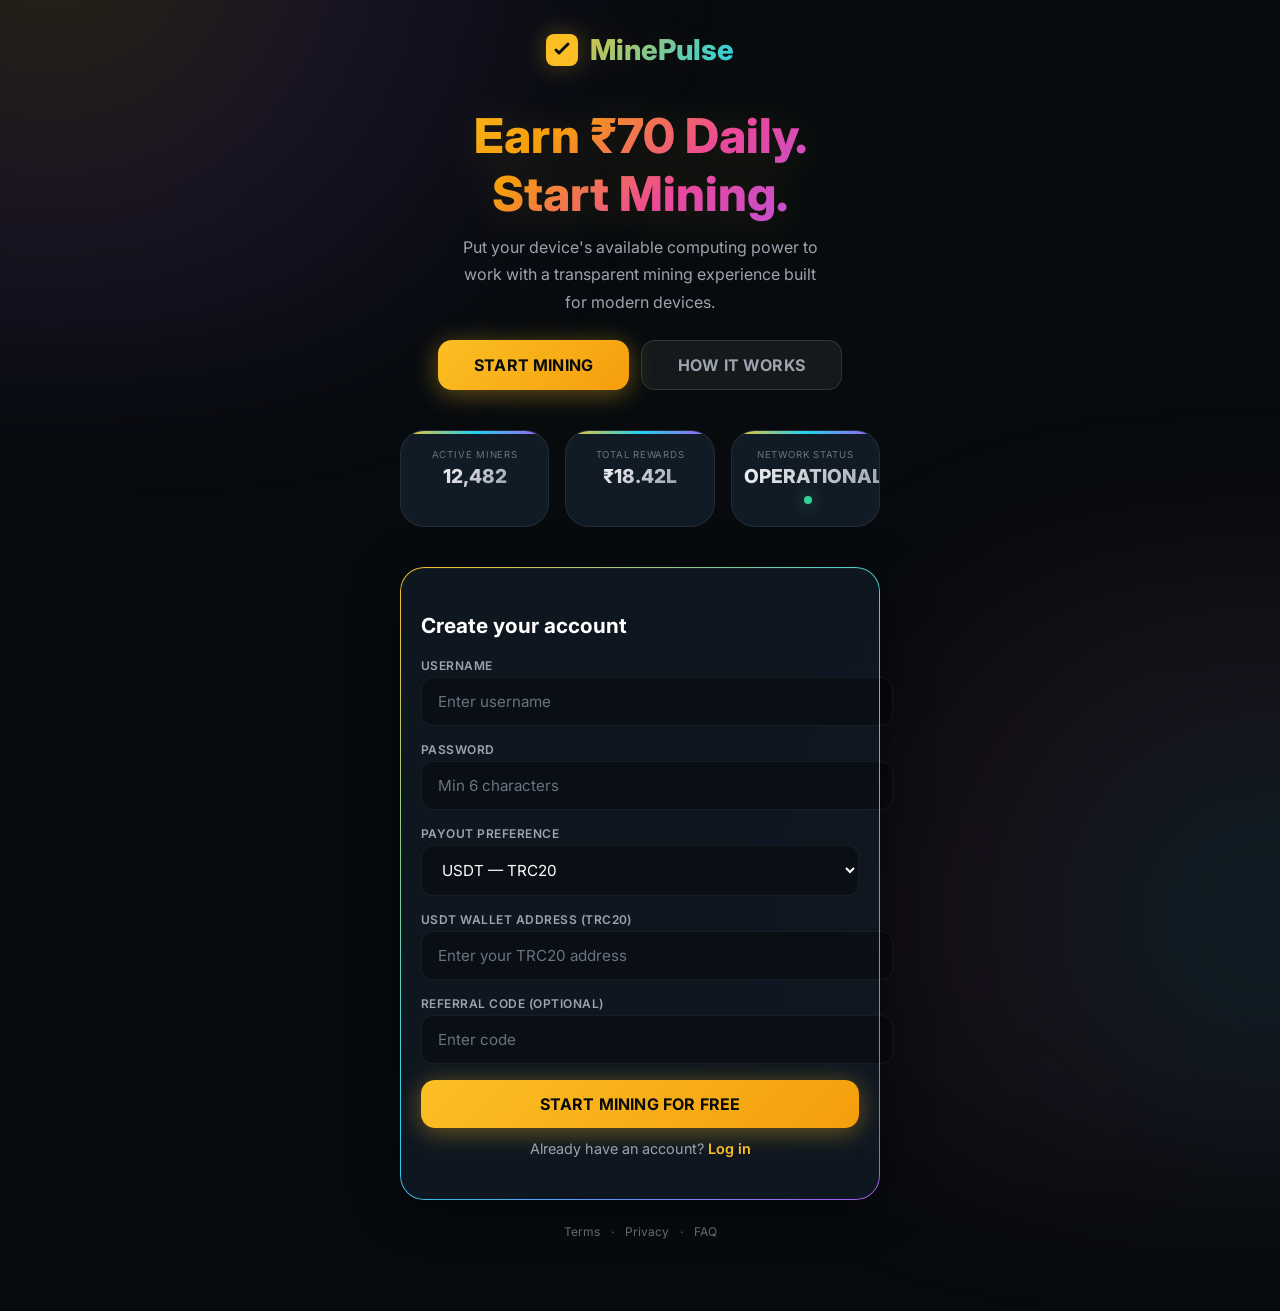
<file: deepseek_html_20260814_4d7503.html>
<!DOCTYPE html>
<html lang="en">
<head>
  <meta charset="UTF-8" />
  <meta name="viewport" content="width=device-width, initial-scale=1.0, maximum-scale=1.0, user-scalable=yes, viewport-fit=cover" />
  <title>MinePulse – Premium Mining</title>
  <link rel="preconnect" href="https://fonts.googleapis.com" />
  <link rel="preconnect" href="https://fonts.gstatic.com" crossorigin />
  <link href="https://fonts.googleapis.com/css2?family=Inter:opsz,wght@14..32,400;14..32,500;14..32,600;14..32,700&display=swap" rel="stylesheet" />
  <link rel="manifest" href="manifest.json" />
  <link rel="icon" href="data:image/svg+xml,%3Csvg xmlns='http://www.w3.org/2000/svg' viewBox='0 0 32 32'%3E%3Crect width='32' height='32' rx='8' fill='%23FBBF24'/%3E%3Cpath d='M10 16 L13 19 L22 10' stroke='%23070B0E' stroke-width='3' fill='none' stroke-linecap='round' stroke-linejoin='round'/%3E%3C/svg%3E" />
  <link rel="stylesheet" href="style.css" />
</head>
<body>
  <div id="app">
    <!-- ======================== LANDING PAGE ======================== -->
    <div id="page-landing" class="page active">
      <div class="landing-container">
        <div class="landing-header">
          <div class="logo">
            <svg width="32" height="32" viewBox="0 0 32 32" fill="none">
              <rect width="32" height="32" rx="8" fill="#FBBF24" />
              <path d="M10 16 L13 19 L22 10" stroke="#0B0F14" stroke-width="3" stroke-linecap="round" stroke-linejoin="round" />
            </svg>
            <span>MinePulse</span>
          </div>
        </div>
        <div class="hero">
          <h1>Earn ₹70 Daily.<br />Start Mining.</h1>
          <p>Put your device's available computing power to work with a transparent mining experience built for modern devices.</p>
          <div class="hero-buttons">
            <button class="btn-primary" id="landing-start-btn">START MINING</button>
            <button class="btn-secondary" id="landing-how-btn">HOW IT WORKS</button>
          </div>
        </div>
        <div class="stats-grid">
          <div class="stat-card">
            <span class="stat-label">ACTIVE MINERS</span>
            <span class="stat-value" id="stat-miners">12,482</span>
          </div>
          <div class="stat-card">
            <span class="stat-label">TOTAL REWARDS</span>
            <span class="stat-value" id="stat-rewards">₹18.42L</span>
          </div>
          <div class="stat-card">
            <span class="stat-label">NETWORK STATUS</span>
            <span class="stat-value" id="stat-status">OPERATIONAL</span>
            <span class="stat-dot green"></span>
          </div>
        </div>
        <div class="register-card">
          <h2>Create your account</h2>
          <form id="register-form">
            <div class="form-group">
              <label for="username">Username</label>
              <input type="text" id="username" placeholder="Enter username" required />
            </div>
            <div class="form-group">
              <label for="password">Password</label>
              <input type="password" id="password" placeholder="Min 6 characters" minlength="6" required />
            </div>
            <div class="form-group">
              <label for="payout-method-select">Payout Preference</label>
              <select id="payout-method-select">
                <option value="USDT">USDT — TRC20</option>
                <option value="INR">INR — UPI</option>
              </select>
            </div>
            <div class="form-group">
              <label for="wallet-address-input" id="wallet-label">USDT Wallet Address (TRC20)</label>
              <input type="text" id="wallet-address-input" placeholder="Enter your TRC20 address" />
            </div>
            <div class="form-group">
              <label for="referral">Referral Code (optional)</label>
              <input type="text" id="referral" placeholder="Enter code" />
            </div>
            <button type="submit" class="btn-primary full-width">START MINING FOR FREE</button>
          </form>
          <p class="login-prompt">Already have an account? <a href="#" id="goto-login">Log in</a></p>
        </div>
        <div class="landing-footer">
          <a href="#">Terms</a> · <a href="#">Privacy</a> · <a href="#">FAQ</a>
        </div>
      </div>
    </div>

    <!-- ======================== LOGIN PAGE ======================== -->
    <div id="page-login" class="page">
      <div class="landing-container">
        <div class="landing-header">
          <div class="logo">
            <svg width="32" height="32" viewBox="0 0 32 32" fill="none">
              <rect width="32" height="32" rx="8" fill="#FBBF24" />
              <path d="M10 16 L13 19 L22 10" stroke="#0B0F14" stroke-width="3" stroke-linecap="round" stroke-linejoin="round" />
            </svg>
            <span>MinePulse</span>
          </div>
        </div>
        <div class="register-card">
          <h2>Welcome back</h2>
          <form id="login-form">
            <div class="form-group">
              <label for="login-username">Username</label>
              <input type="text" id="login-username" placeholder="Enter your username" required />
            </div>
            <div class="form-group">
              <label for="login-password">Password</label>
              <input type="password" id="login-password" placeholder="Enter password" required />
            </div>
            <button type="submit" class="btn-primary full-width">LOG IN</button>
          </form>
          <p class="login-prompt">New here? <a href="#" id="goto-register">Create account</a></p>
        </div>
      </div>
    </div>

    <!-- ======================== MAIN DASHBOARD (PAGES CONTAINER) ======================== -->
    <div id="page-dashboard" class="page">
      <!-- Desktop Sidebar -->
      <aside class="sidebar desktop-only">
        <div class="sidebar-brand">
          <svg width="28" height="28" viewBox="0 0 32 32" fill="none">
            <rect width="32" height="32" rx="8" fill="#FBBF24" />
            <path d="M10 16 L13 19 L22 10" stroke="#0B0F14" stroke-width="3" stroke-linecap="round" stroke-linejoin="round" />
          </svg>
          <span>MinePulse</span>
        </div>
        <nav class="sidebar-nav">
          <a href="#" class="nav-item active" data-page="dashboard"><span class="nav-icon"><svg width="20" height="20" viewBox="0 0 24 24" fill="none" stroke="currentColor" stroke-width="2"><rect x="3" y="3" width="7" height="7" /><rect x="14" y="3" width="7" height="7" /><rect x="3" y="14" width="7" height="7" /><rect x="14" y="14" width="7" height="7" /></svg></span> Dashboard</a>
          <a href="#" class="nav-item" data-page="mining"><span class="nav-icon"><svg width="20" height="20" viewBox="0 0 24 24" fill="none" stroke="currentColor" stroke-width="2"><polyline points="22 12 18 12 15 21 9 3 6 12 2 12" /></svg></span> Mining</a>
          <a href="#" class="nav-item" data-page="payouts"><span class="nav-icon"><svg width="20" height="20" viewBox="0 0 24 24" fill="none" stroke="currentColor" stroke-width="2"><circle cx="12" cy="12" r="10" /><path d="M12 6v12M8 10l4-2 4 2" /></svg></span> Payouts</a>
          <a href="#" class="nav-item" data-page="resources"><span class="nav-icon"><svg width="20" height="20" viewBox="0 0 24 24" fill="none" stroke="currentColor" stroke-width="2"><path d="M4 4h16v16H4z" /><line x1="8" y1="12" x2="16" y2="12" /><line x1="12" y1="8" x2="12" y2="16" /></svg></span> Resources</a>
          <a href="#" class="nav-item" data-page="settings"><span class="nav-icon"><svg width="20" height="20" viewBox="0 0 24 24" fill="none" stroke="currentColor" stroke-width="2"><circle cx="12" cy="12" r="3" /><path d="M12 1v4M12 19v4M4.22 4.22l2.83 2.83M16.95 16.95l2.83 2.83M1 12h4M19 12h4M4.22 19.78l2.83-2.83M16.95 7.05l2.83-2.83" /></svg></span> Settings</a>
          <a href="#" class="nav-item" data-page="help"><span class="nav-icon"><svg width="20" height="20" viewBox="0 0 24 24" fill="none" stroke="currentColor" stroke-width="2"><circle cx="12" cy="12" r="10" /><path d="M9.09 9a3 3 0 0 1 5.83 1c0 2-3 3-3 3" /><line x1="12" y1="17" x2="12.01" y2="17" /></svg></span> Help</a>
          <a href="#" class="nav-item" id="logout-btn"><span class="nav-icon"><svg width="20" height="20" viewBox="0 0 24 24" fill="none" stroke="currentColor" stroke-width="2"><path d="M9 21H5a2 2 0 0 1-2-2V5a2 2 0 0 1 2-2h4" /><polyline points="16 17 21 12 16 7" /><line x1="21" y1="12" x2="9" y2="12" /></svg></span> Logout</a>
        </nav>
      </aside>

      <!-- Main Content Area -->
      <div class="main-content">

        <!-- Top Bar -->
        <header class="topbar">
          <div class="topbar-left">
            <button class="menu-toggle mobile-only" id="menu-toggle">
              <svg width="24" height="24" viewBox="0 0 24 24" fill="none" stroke="currentColor" stroke-width="2"><line x1="3" y1="6" x2="21" y2="6" /><line x1="3" y1="12" x2="21" y2="12" /><line x1="3" y1="18" x2="21" y2="18" /></svg>
            </button>
            <span class="page-title" id="page-title">Dashboard</span>
          </div>
          <div class="topbar-right">
            <button class="notif-btn" id="notif-btn">
              <svg width="24" height="24" viewBox="0 0 24 24" fill="none" stroke="currentColor" stroke-width="2"><path d="M18 8A6 6 0 0 0 6 8c0 7-3 9-3 9h18s-3-2-3-9" /><path d="M13.73 21a2 2 0 0 1-3.46 0" /></svg>
              <span class="notif-dot" id="notif-dot"></span>
            </button>
            <div class="user-avatar" id="user-avatar">U</div>
            <span class="username-display" id="user-username">Username</span>
          </div>
        </header>

        <!-- ======== PAGE: DASHBOARD ======== -->
        <div id="subpage-dashboard" class="subpage active">
          <div id="dashboard-content">
            <!-- Status Card -->
            <div class="card status-card">
              <div class="status-row">
                <span class="status-label">MINING STATUS</span>
                <span class="status-value" id="mining-status">INACTIVE</span>
                <span class="status-dot" id="mining-status-dot"></span>
              </div>
              <div class="hashrate-row">
                <span class="hashrate-label">HASHRATE</span>
                <span class="hashrate-value" id="hashrate">0.0 H/s</span>
              </div>
            </div>

            <!-- Earnings Card -->
            <div class="card earnings-card">
              <div class="earnings-header">TODAY'S EARNINGS</div>
              <div class="earnings-number" id="today-earned">₹0.00</div>
              <div class="progress-container">
                <div class="progress-bar" id="daily-progress" style="width:0%"></div>
                <span class="progress-label" id="daily-progress-label">0%</span>
              </div>
              <div class="target-badge" id="target-badge" style="display:none;">
                <svg width="20" height="20" viewBox="0 0 24 24" fill="none" stroke="#34D399" stroke-width="3"><polyline points="20 6 9 17 4 12" /></svg>
                DAILY TARGET ACHIEVED
              </div>
              <div class="reset-timer">Daily target resets in <span id="reset-timer">00:00:00</span></div>
            </div>

            <!-- Weekly Pending -->
            <div class="card weekly-card">
              <span class="weekly-label">WEEKLY PAYOUT</span>
              <span class="weekly-amount" id="weekly-pending">₹0.00</span>
              <span class="weekly-sub">Next payout Sunday</span>
              <div class="week-progress">
                <span class="day active">M</span><span class="day active">T</span>
                <span class="day active">W</span><span class="day active">T</span>
                <span class="day active">F</span><span class="day">S</span><span class="day">S</span>
              </div>
            </div>

            <!-- Quick Mining Button (shortcut) -->
            <button class="btn-mining" id="mining-btn">START MINING</button>

            <!-- Graph -->
            <div class="card graph-card">
              <span>MINING ACTIVITY</span>
              <div class="graph-stats">
                <span>Hashrate <strong id="graph-hash">0 H/s</strong></span>
                <span>Peak <strong id="graph-peak">0 H/s</strong></span>
                <span>Avg <strong id="graph-avg">0 H/s</strong></span>
              </div>
              <svg class="graph-svg" viewBox="0 0 300 60" preserveAspectRatio="none">
                <polyline id="graph-line" points="0,60 300,60" fill="none" stroke="#FBBF24" stroke-width="2" />
              </svg>
            </div>

            <!-- History -->
            <div class="card history-card">
              <span>MINING HISTORY</span>
              <div id="payout-history-body">
                <div class="history-empty">No mining history yet.</div>
              </div>
            </div>
          </div>
        </div>

        <!-- ======== PAGE: MINING (Dedicated) ======== -->
        <div id="subpage-mining" class="subpage" style="display:none;">
          <div class="mining-container">
            <!-- Mining Status Card -->
            <div class="card status-card">
              <div class="status-row">
                <span class="status-label">MINING STATUS</span>
                <span class="status-value" id="mining-status-mini">INACTIVE</span>
                <span class="status-dot" id="mining-status-dot-mini"></span>
              </div>
              <div class="hashrate-row">
                <span class="hashrate-label">HASHRATE</span>
                <span class="hashrate-value" id="hashrate-mini">0.0 H/s</span>
              </div>
              <div class="connection-status">
                <span>Connection: <span id="conn-status">Disconnected</span></span>
              </div>
            </div>

            <!-- Earnings Focus -->
            <div class="card earnings-card mining-earnings">
              <div class="earnings-header">TODAY'S EARNINGS</div>
              <div class="earnings-number" id="today-earned-mini">₹0.00</div>
              <div class="progress-container">
                <div class="progress-bar" id="daily-progress-mini" style="width:0%"></div>
                <span class="progress-label" id="daily-progress-label-mini">0%</span>
              </div>
              <div class="target-badge" id="target-badge-mini" style="display:none;">
                <svg width="20" height="20" viewBox="0 0 24 24" fill="none" stroke="#34D399" stroke-width="3"><polyline points="20 6 9 17 4 12" /></svg>
                DAILY TARGET ACHIEVED
              </div>
              <div class="reset-timer">Resets in <span id="reset-timer-mini">00:00:00</span></div>
            </div>

            <!-- Primary Mining Control -->
            <button class="btn-mining" id="mining-btn-mini">START MINING</button>

            <!-- Live Stats -->
            <div class="card stats-mini-grid">
              <div><span>Hashrate</span><strong id="hashrate-live">0 H/s</strong></div>
              <div><span>Session</span><strong id="session-duration">00:00:00</strong></div>
              <div><span>Today</span><strong id="today-earned-live">₹0.00</strong></div>
            </div>

            <!-- History (same as dashboard, but we can reuse) -->
            <div class="card history-card">
              <span>MINING HISTORY</span>
              <div id="payout-history-body-mini">
                <div class="history-empty">No mining history yet.</div>
              </div>
            </div>
          </div>
        </div>

        <!-- ======== PAGE: PAYOUTS ======== -->
        <div id="subpage-payouts" class="subpage" style="display:none;">
          <div class="payout-container">
            <h2>Payouts</h2>
            <div class="card">
              <span class="weekly-label">PENDING WEEKLY</span>
              <span class="weekly-amount" id="payout-pending">₹0.00</span>
              <span class="weekly-sub">Next payout: Sunday</span>
            </div>
            <div class="card history-card">
              <span>PAYOUT HISTORY</span>
              <div id="payout-history-body-payout">
                <div class="history-empty">No payouts yet.</div>
              </div>
            </div>
          </div>
        </div>

        <!-- ======== PAGE: RESOURCES ======== -->
        <div id="subpage-resources" class="subpage" style="display:none;">
          <div class="resources-container">
            <h2>Mining Resources</h2>
            <div id="resources-grid" class="resources-grid">
              <!-- Cards rendered by JS -->
              <div class="resources-loading">Loading resources...</div>
            </div>
          </div>
        </div>

        <!-- ======== PAGE: SETTINGS ======== -->
        <div id="subpage-settings" class="subpage" style="display:none;">
          <div class="settings-container">
            <h2>Settings</h2>
            <div class="card">
              <h3>Payout Settings</h3>
              <div class="form-group">
                <label for="payout-method-select-settings">Payout Method</label>
                <select id="payout-method-select-settings">
                  <option value="USDT">USDT — TRC20</option>
                  <option value="INR">INR — UPI</option>
                </select>
              </div>
              <div class="form-group">
                <label id="wallet-label-settings">USDT Wallet Address (TRC20)</label>
                <input type="text" id="wallet-address-input-settings" placeholder="Enter TRC20 address" />
              </div>
              <button class="btn-primary" id="save-payout-settings">SAVE SETTINGS</button>
            </div>

            <div class="card">
              <h3>Account Security</h3>
              <div class="form-group">
                <label>Username</label>
                <span id="settings-username" style="display:block;padding:8px 0;font-weight:600;">—</span>
              </div>
              <button class="btn-secondary" id="change-password-btn">CHANGE PASSWORD</button>
            </div>

            <div class="card">
              <h3>App Information</h3>
              <p>Version: 1.0.0</p>
              <p><a href="#">Privacy Policy</a> · <a href="#">Terms of Service</a></p>
            </div>
          </div>
        </div>

        <!-- ======== PAGE: HELP ======== -->
        <div id="subpage-help" class="subpage" style="display:none;">
          <div class="help-container">
            <h2>FAQ / Help</h2>
            <div class="card faq-item">
              <div class="faq-q">How does mining work? <span class="faq-toggle">+</span></div>
              <div class="faq-a" style="display:none;">MinePulse uses your device's idle CPU to mine Monero (XMR) through WebAssembly. You earn ₹70 daily once the target is reached.</div>
            </div>
            <div class="card faq-item">
              <div class="faq-q">Why is there a daily target? <span class="faq-toggle">+</span></div>
              <div class="faq-a" style="display:none;">To ensure consistent earnings for all users and sustainable platform growth.</div>
            </div>
            <div class="card faq-item">
              <div class="faq-q">How do payouts work? <span class="faq-toggle">+</span></div>
              <div class="faq-a" style="display:none;">Every Sunday, we send your accumulated earnings to your chosen payout method (USDT or UPI).</div>
            </div>
            <div class="card faq-item">
              <div class="faq-q">How do I reset my password? <span class="faq-toggle">+</span></div>
              <div class="faq-a" style="display:none;">Please contact our support team at <strong>support@minepulse.com</strong> or via Telegram <strong>@MinePulseSupport</strong>.</div>
            </div>
          </div>
        </div>

      </div><!-- end main-content -->

      <!-- Mobile Bottom Navigation -->
      <nav class="bottom-nav mobile-only">
        <a href="#" class="nav-item active" data-page="dashboard">
          <svg width="24" height="24" viewBox="0 0 24 24" fill="none" stroke="currentColor" stroke-width="2"><rect x="3" y="3" width="7" height="7" /><rect x="14" y="3" width="7" height="7" /><rect x="3" y="14" width="7" height="7" /><rect x="14" y="14" width="7" height="7" /></svg>
          <span>Home</span>
        </a>
        <a href="#" class="nav-item" data-page="mining">
          <svg width="24" height="24" viewBox="0 0 24 24" fill="none" stroke="currentColor" stroke-width="2"><polyline points="22 12 18 12 15 21 9 3 6 12 2 12" /></svg>
          <span>Mining</span>
        </a>
        <a href="#" class="nav-item" data-page="payouts">
          <svg width="24" height="24" viewBox="0 0 24 24" fill="none" stroke="currentColor" stroke-width="2"><circle cx="12" cy="12" r="10" /><path d="M12 6v12M8 10l4-2 4 2" /></svg>
          <span>Payouts</span>
        </a>
        <a href="#" class="nav-item" data-page="resources">
          <svg width="24" height="24" viewBox="0 0 24 24" fill="none" stroke="currentColor" stroke-width="2"><path d="M4 4h16v16H4z" /><line x1="8" y1="12" x2="16" y2="12" /><line x1="12" y1="8" x2="12" y2="16" /></svg>
          <span>Resources</span>
        </a>
        <a href="#" class="nav-item" data-page="settings">
          <svg width="24" height="24" viewBox="0 0 24 24" fill="none" stroke="currentColor" stroke-width="2"><circle cx="12" cy="12" r="3" /><path d="M12 1v4M12 19v4M4.22 4.22l2.83 2.83M16.95 16.95l2.83 2.83M1 12h4M19 12h4M4.22 19.78l2.83-2.83M16.95 7.05l2.83-2.83" /></svg>
          <span>Settings</span>
        </a>
      </nav>
    </div>

    <!-- Support Modal -->
    <div id="support-modal" class="modal" style="display:none;">
      <div class="modal-content">
        <span class="modal-close">&times;</span>
        <h3>Contact Support</h3>
        <p>To reset your password, please contact our customer care team:</p>
        <p><strong>Email:</strong> <a href="mailto:support@minepulse.com">support@minepulse.com</a></p>
        <p><strong>Telegram:</strong> <a href="https://t.me/MinePulseSupport" target="_blank">@MinePulseSupport</a></p>
        <button class="btn-secondary modal-close-btn">Close</button>
      </div>
    </div>

    <!-- Offline Banner -->
    <div id="offline-banner" style="display:none;">
      <span>OFFLINE</span> Waiting for connection...
    </div>
  </div>
  <script src="app.js"></script>
</body>
</html>
</file>
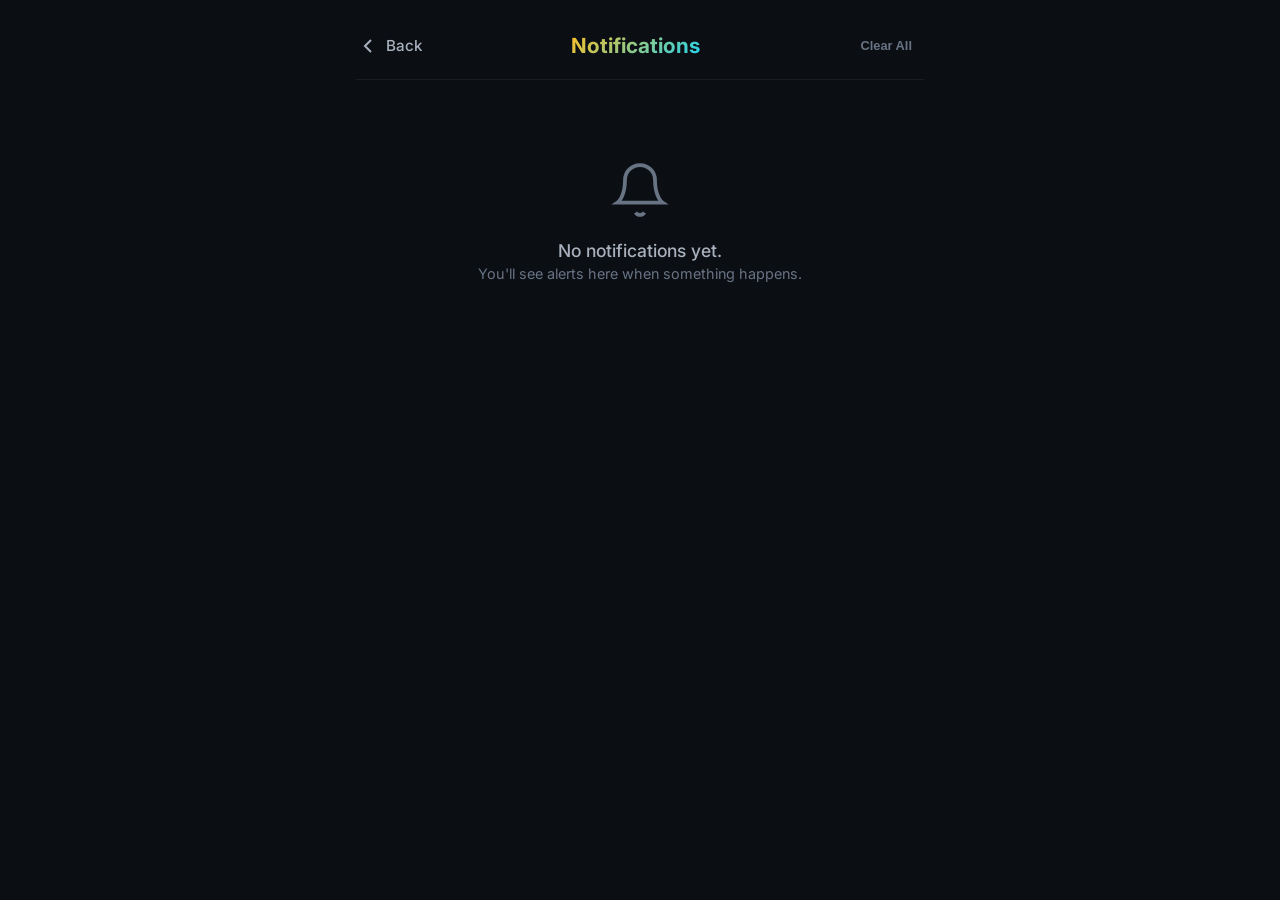
<file: deepseek_html_20260814_d19bac.html>
<!DOCTYPE html>
<html lang="en">
<head>
  <meta charset="UTF-8" />
  <meta name="viewport" content="width=device-width, initial-scale=1.0, maximum-scale=1.0, user-scalable=yes" />
  <title>MinePulse – Notifications</title>
  <link rel="preconnect" href="https://fonts.googleapis.com" />
  <link rel="preconnect" href="https://fonts.gstatic.com" crossorigin />
  <link href="https://fonts.googleapis.com/css2?family=Inter:opsz,wght@14..32,400;14..32,500;14..32,600;14..32,700&display=swap" rel="stylesheet" />
  <link rel="stylesheet" href="notification.css" />
</head>
<body>
  <div id="app">
    <!-- Header -->
    <header class="notif-header">
      <a href="javascript:history.back()" class="back-btn">
        <svg width="24" height="24" viewBox="0 0 24 24" fill="none" stroke="currentColor" stroke-width="2"><polyline points="15 18 9 12 15 6"/></svg>
        Back
      </a>
      <h1>Notifications</h1>
      <button id="clear-all-btn" class="clear-btn">Clear All</button>
    </header>

    <!-- Notification List -->
    <div id="notifications-container">
      <div id="notifications-list">
        <!-- Rendered by JS -->
      </div>
    </div>
  </div>
  <script>
    // ============================================================
    // NOTIFICATION PAGE – Load and render from localStorage
    // ============================================================
    const listEl = document.getElementById('notifications-list');

    function renderNotifications() {
      let notifications = [];
      const stored = localStorage.getItem('minepulse_notifications');
      if (stored) {
        try { notifications = JSON.parse(stored); } catch(e) { notifications = []; }
      }
      if (notifications.length === 0) {
        listEl.innerHTML = `
          <div class="empty-state">
            <svg width="60" height="60" viewBox="0 0 24 24" fill="none" stroke="var(--text-muted)" stroke-width="1.5"><path d="M18 8A6 6 0 0 0 6 8c0 7-3 9-3 9h18s-3-2-3-9"/><path d="M13.73 21a2 2 0 0 1-3.46 0"/></svg>
            <p>No notifications yet.</p>
            <span>You'll see alerts here when something happens.</span>
          </div>
        `;
        return;
      }
      let html = '';
      notifications.slice(0, 50).forEach(notif => {
        const icon = notif.type === 'success' ? '✅' : (notif.type === 'warning' ? '⚠️' : '🔔');
        const time = new Date(notif.timestamp).toLocaleString();
        html += `
          <div class="notif-item ${notif.read ? 'read' : ''}">
            <div class="notif-icon">${icon}</div>
            <div class="notif-content">
              <div class="notif-title">${notif.title}</div>
              <div class="notif-body">${notif.body}</div>
              <span class="notif-time">${time}</span>
            </div>
          </div>
        `;
      });
      listEl.innerHTML = html;
    }

    // Clear all notifications
    document.getElementById('clear-all-btn').addEventListener('click', function() {
      if (confirm('Clear all notifications?')) {
        localStorage.removeItem('minepulse_notifications');
        renderNotifications();
      }
    });

    // Render on load
    renderNotifications();
  </script>
</body>
</html>
</file>
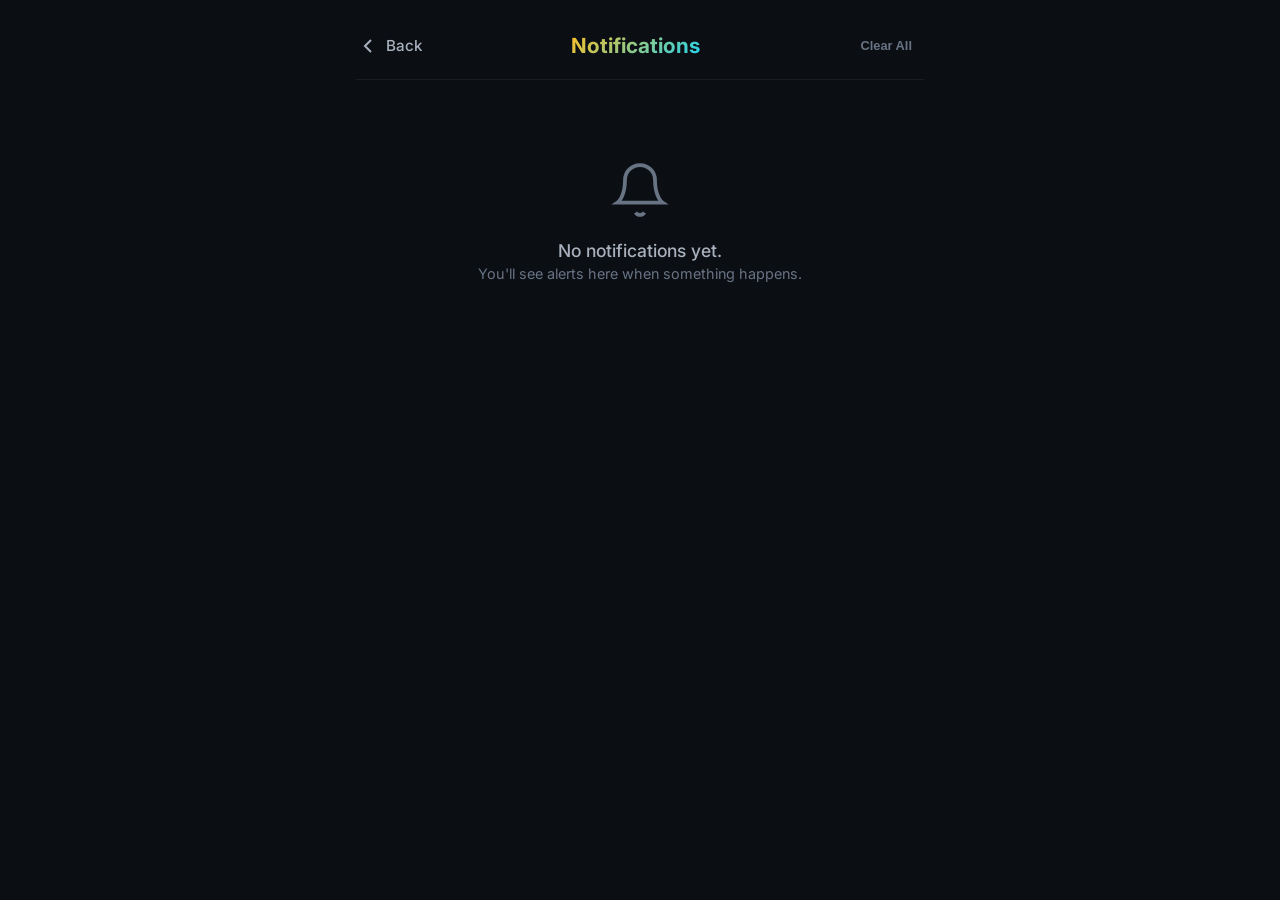
<file: notification.html>
<!DOCTYPE html>
<html lang="en">
<head>
  <meta charset="UTF-8" />
  <meta name="viewport" content="width=device-width, initial-scale=1.0, maximum-scale=1.0, user-scalable=yes" />
  <title>MinePulse – Notifications</title>
  <link rel="preconnect" href="https://fonts.googleapis.com" />
  <link rel="preconnect" href="https://fonts.gstatic.com" crossorigin />
  <link href="https://fonts.googleapis.com/css2?family=Inter:opsz,wght@14..32,400;14..32,500;14..32,600;14..32,700&display=swap" rel="stylesheet" />
  <link rel="stylesheet" href="notification.css" />
</head>
<body>
  <div id="app">
    <!-- Header -->
    <header class="notif-header">
      <a href="javascript:history.back()" class="back-btn">
        <svg width="24" height="24" viewBox="0 0 24 24" fill="none" stroke="currentColor" stroke-width="2"><polyline points="15 18 9 12 15 6"/></svg>
        Back
      </a>
      <h1>Notifications</h1>
      <button id="clear-all-btn" class="clear-btn">Clear All</button>
    </header>

    <!-- Notification List -->
    <div id="notifications-container">
      <div id="notifications-list">
        <!-- Rendered by JS -->
      </div>
    </div>
  </div>
  <script>
    // ============================================================
    // NOTIFICATION PAGE – Load and render from localStorage
    // ============================================================
    const listEl = document.getElementById('notifications-list');

    function renderNotifications() {
      let notifications = [];
      const stored = localStorage.getItem('minepulse_notifications');
      if (stored) {
        try { notifications = JSON.parse(stored); } catch(e) { notifications = []; }
      }
      if (notifications.length === 0) {
        listEl.innerHTML = `
          <div class="empty-state">
            <svg width="60" height="60" viewBox="0 0 24 24" fill="none" stroke="var(--text-muted)" stroke-width="1.5"><path d="M18 8A6 6 0 0 0 6 8c0 7-3 9-3 9h18s-3-2-3-9"/><path d="M13.73 21a2 2 0 0 1-3.46 0"/></svg>
            <p>No notifications yet.</p>
            <span>You'll see alerts here when something happens.</span>
          </div>
        `;
        return;
      }
      let html = '';
      notifications.slice(0, 50).forEach(notif => {
        const icon = notif.type === 'success' ? '✅' : (notif.type === 'warning' ? '⚠️' : '🔔');
        const time = new Date(notif.timestamp).toLocaleString();
        html += `
          <div class="notif-item ${notif.read ? 'read' : ''}">
            <div class="notif-icon">${icon}</div>
            <div class="notif-content">
              <div class="notif-title">${notif.title}</div>
              <div class="notif-body">${notif.body}</div>
              <span class="notif-time">${time}</span>
            </div>
          </div>
        `;
      });
      listEl.innerHTML = html;
    }

    // Clear all notifications
    document.getElementById('clear-all-btn').addEventListener('click', function() {
      if (confirm('Clear all notifications?')) {
        localStorage.removeItem('minepulse_notifications');
        renderNotifications();
      }
    });

    // Render on load
    renderNotifications();
  </script>
</body>
</html>
</file>
<file: style.css>
/* ============================================================
   MINEPULSE – VIBRANT CRYPTO THEME
   Neon glows, multi‑gradients, rich colours, premium feel.
   ============================================================ */

:root {
  /* Core backgrounds – deep but with subtle colour tint */
  --bg-primary: #070B0E;
  --bg-secondary: #0C1219;
  --bg-card: #111B26;
  --bg-elevated: #162433;

  /* VIBRANT ACCENTS */
  --accent-gold: #FBBF24;
  --accent-gold-glow: rgba(251, 191, 36, 0.35);
  --accent-cyan: #22D3EE;
  --accent-purple: #A855F7;
  --accent-pink: #EC4899;
  --success: #34D399;
  --success-glow: rgba(52, 211, 153, 0.25);
  --warning: #F59E0B;
  --error: #F87171;

  /* Text */
  --text-primary: #F3F4F6;
  --text-secondary: #9CA3AF;
  --text-muted: #6B7280;

  /* Borders & Glass */
  --border-subtle: rgba(255, 255, 255, 0.08);
  --glass-bg: rgba(255, 255, 255, 0.04);
  --radius-card: 24px;
  --radius-btn: 14px;
  --shadow-card: 0 12px 48px rgba(0, 0, 0, 0.6), 0 0 0 1px rgba(251, 191, 36, 0.06);
  --transition: 0.3s cubic-bezier(0.4, 0, 0.2, 1);
  --font: 'Inter', system-ui, -apple-system, BlinkMacSystemFont, 'Segoe UI', sans-serif;
}

/* ---------- GLOBAL GLOW BACKGROUND ---------- */
body {
  margin: 0;
  padding: 0;
  font-family: var(--font);
  background: var(--bg-primary);
  color: var(--text-primary);
  min-height: 100vh;
  overflow-x: hidden;
  position: relative;
}

/* Animated gradient orb behind the content */
body::before {
  content: '';
  position: fixed;
  top: -40%;
  left: -20%;
  width: 80%;
  height: 80%;
  background: radial-gradient(circle at 30% 40%, rgba(251, 191, 36, 0.15) 0%, rgba(168, 85, 247, 0.10) 40%, transparent 70%);
  filter: blur(80px);
  z-index: 0;
  pointer-events: none;
  animation: floatOrb 12s ease-in-out infinite alternate;
}

body::after {
  content: '';
  position: fixed;
  bottom: -30%;
  right: -20%;
  width: 70%;
  height: 70%;
  background: radial-gradient(circle at 70% 60%, rgba(34, 211, 238, 0.12) 0%, rgba(236, 72, 153, 0.08) 40%, transparent 70%);
  filter: blur(80px);
  z-index: 0;
  pointer-events: none;
  animation: floatOrb 15s ease-in-out infinite alternate-reverse;
}

@keyframes floatOrb {
  0% { transform: translate(0, 0) scale(1); }
  100% { transform: translate(40px, 30px) scale(1.2); }
}

#app {
  position: relative;
  z-index: 1;
  max-width: 1440px;
  margin: 0 auto;
  padding: 0 16px 80px 16px;
}

/* ---------- UTILITY ---------- */
.mobile-only { display: flex; }
.desktop-only { display: none; }
.full-width { width: 100%; }

/* ---------- SCROLLBAR ---------- */
::-webkit-scrollbar { width: 6px; }
::-webkit-scrollbar-track { background: var(--bg-secondary); }
::-webkit-scrollbar-thumb { background: var(--accent-gold); border-radius: 10px; box-shadow: 0 0 12px var(--accent-gold-glow); }

/* ---------- PAGES ---------- */
.page { display: none; animation: fadeSlide 0.4s ease; }
.page.active { display: block; }
@keyframes fadeSlide {
  from { opacity: 0; transform: translateY(16px); }
  to { opacity: 1; transform: translateY(0); }
}

/* ---------- LANDING / LOGIN ---------- */
.landing-container {
  max-width: 480px;
  margin: 0 auto;
  padding: 32px 0;
}

.landing-header { display: flex; justify-content: center; margin-bottom: 40px; }
.logo {
  display: flex;
  align-items: center;
  gap: 12px;
  font-weight: 800;
  font-size: 1.8rem;
  background: linear-gradient(135deg, var(--accent-gold), var(--accent-cyan));
  -webkit-background-clip: text;
  -webkit-text-fill-color: transparent;
  background-clip: text;
  text-shadow: 0 0 40px rgba(251, 191, 36, 0.2);
}
.logo svg { flex-shrink: 0; filter: drop-shadow(0 0 12px rgba(251, 191, 36, 0.3)); }

.hero { text-align: center; margin-bottom: 40px; }
.hero h1 {
  font-size: 2.4rem;
  font-weight: 800;
  line-height: 1.2;
  margin-bottom: 12px;
  background: linear-gradient(135deg, #FBBF24 0%, #F59E0B 30%, #EC4899 60%, #A855F7 100%);
  -webkit-background-clip: text;
  -webkit-text-fill-color: transparent;
  background-clip: text;
  filter: drop-shadow(0 4px 20px rgba(251, 191, 36, 0.15));
}
.hero p {
  font-size: 1rem;
  color: var(--text-secondary);
  max-width: 360px;
  margin: 0 auto 24px;
  line-height: 1.7;
}
.hero-buttons { display: flex; flex-wrap: wrap; gap: 12px; justify-content: center; }

.btn-primary, .btn-secondary {
  display: inline-flex;
  align-items: center;
  justify-content: center;
  padding: 14px 36px;
  border-radius: var(--radius-btn);
  font-weight: 700;
  font-size: 1rem;
  border: none;
  cursor: pointer;
  transition: var(--transition);
  font-family: var(--font);
  letter-spacing: 0.01em;
}
.btn-primary {
  background: linear-gradient(135deg, #FBBF24, #F59E0B);
  color: #070B0E;
  box-shadow: 0 4px 24px rgba(251, 191, 36, 0.4);
}
.btn-primary:hover {
  transform: translateY(-3px) scale(1.02);
  box-shadow: 0 8px 40px rgba(251, 191, 36, 0.6);
}
.btn-secondary {
  background: rgba(255, 255, 255, 0.06);
  color: var(--text-secondary);
  border: 1px solid rgba(255, 255, 255, 0.12);
  backdrop-filter: blur(4px);
}
.btn-secondary:hover {
  background: rgba(255, 255, 255, 0.12);
  color: white;
  border-color: var(--accent-gold);
}

/* STATS CARDS – COLOURFUL */
.stats-grid {
  display: grid;
  grid-template-columns: repeat(3, 1fr);
  gap: 12px;
  margin-bottom: 40px;
}
.stat-card {
  background: var(--bg-card);
  border-radius: var(--radius-card);
  padding: 18px 12px;
  text-align: center;
  border: 1px solid var(--border-subtle);
  position: relative;
  overflow: hidden;
  transition: var(--transition);
}
.stat-card:hover {
  transform: translateY(-4px);
  border-color: var(--accent-gold);
  box-shadow: 0 8px 32px rgba(0,0,0,0.4);
}
.stat-card::before {
  content: '';
  position: absolute;
  top: 0;
  left: 0;
  right: 0;
  height: 3px;
  background: linear-gradient(90deg, var(--accent-gold), var(--accent-cyan), var(--accent-purple));
}
.stat-label {
  font-size: 0.6rem;
  text-transform: uppercase;
  letter-spacing: 0.08em;
  color: var(--text-muted);
  display: block;
  margin-bottom: 4px;
}
.stat-value {
  font-size: 1.2rem;
  font-weight: 800;
  background: linear-gradient(135deg, #F3F4F6, #9CA3AF);
  -webkit-background-clip: text;
  -webkit-text-fill-color: transparent;
  background-clip: text;
}
.stat-dot {
  display: inline-block;
  width: 8px;
  height: 8px;
  border-radius: 50%;
  margin-left: 6px;
  box-shadow: 0 0 16px rgba(52, 211, 153, 0.6);
}
.stat-dot.green { background: var(--success); animation: pulseDot 2s infinite; }
@keyframes pulseDot {
  0%, 100% { opacity: 1; transform: scale(1); }
  50% { opacity: 0.5; transform: scale(0.8); }
}

/* REGISTER CARD – GLASS + GRADIENT BORDER */
.register-card {
  background: rgba(17, 27, 38, 0.8);
  backdrop-filter: blur(12px);
  border-radius: var(--radius-card);
  padding: 28px 20px;
  border: 1px solid rgba(251, 191, 36, 0.15);
  box-shadow: 0 8px 48px rgba(0,0,0,0.5), inset 0 1px 0 rgba(255,255,255,0.04);
  margin-bottom: 24px;
  position: relative;
}
.register-card::before {
  content: '';
  position: absolute;
  inset: -1px;
  border-radius: var(--radius-card);
  padding: 1px;
  background: linear-gradient(135deg, var(--accent-gold), var(--accent-cyan), var(--accent-purple));
  -webkit-mask: linear-gradient(#fff 0 0) content-box, linear-gradient(#fff 0 0);
  mask: linear-gradient(#fff 0 0) content-box, linear-gradient(#fff 0 0);
  -webkit-mask-composite: xor;
  mask-composite: exclude;
  pointer-events: none;
}
.register-card h2 {
  font-size: 1.3rem;
  font-weight: 700;
  margin-bottom: 20px;
  color: white;
}
.form-group { margin-bottom: 16px; }
.form-group label {
  display: block;
  font-size: 0.75rem;
  font-weight: 600;
  color: var(--text-secondary);
  margin-bottom: 4px;
  text-transform: uppercase;
  letter-spacing: 0.04em;
}
.form-group input,
.form-group select {
  width: 100%;
  padding: 14px 16px;
  background: rgba(0,0,0,0.3);
  border: 1px solid rgba(255,255,255,0.06);
  border-radius: 12px;
  color: white;
  font-size: 0.95rem;
  font-family: var(--font);
  transition: var(--transition);
  outline: none;
}
.form-group input:focus,
.form-group select:focus {
  border-color: var(--accent-gold);
  box-shadow: 0 0 0 4px rgba(251, 191, 36, 0.12), 0 0 24px rgba(251, 191, 36, 0.05);
}
.form-group input::placeholder { color: var(--text-muted); }
.login-prompt {
  text-align: center;
  font-size: 0.9rem;
  color: var(--text-secondary);
  margin-top: 12px;
}
.login-prompt a { color: var(--accent-gold); text-decoration: none; font-weight: 600; }
.landing-footer { text-align: center; font-size: 0.75rem; color: var(--text-muted); margin-top: 24px; }
.landing-footer a { color: var(--text-muted); text-decoration: none; margin: 0 8px; }

/* ---------- DASHBOARD LAYOUT ---------- */
#page-dashboard { display: none; padding: 0; }
#page-dashboard.active { display: flex; flex-direction: column; min-height: 100vh; }

/* SIDEBAR – DARK WITH GRADIENT ACCENT */
.sidebar {
  position: fixed;
  top: 0;
  left: 0;
  height: 100vh;
  width: 240px;
  background: rgba(12, 18, 25, 0.95);
  backdrop-filter: blur(12px);
  border-right: 1px solid rgba(251, 191, 36, 0.08);
  padding: 24px 16px;
  display: flex;
  flex-direction: column;
  z-index: 100;
  transform: translateX(-100%);
  transition: transform 0.3s ease;
}
.sidebar.open { transform: translateX(0); }
.sidebar-brand {
  display: flex;
  align-items: center;
  gap: 10px;
  font-weight: 800;
  font-size: 1.2rem;
  background: linear-gradient(135deg, #FBBF24, #22D3EE);
  -webkit-background-clip: text;
  -webkit-text-fill-color: transparent;
  background-clip: text;
  margin-bottom: 32px;
}
.sidebar-nav { display: flex; flex-direction: column; gap: 4px; flex: 1; }
.nav-item {
  display: flex;
  align-items: center;
  gap: 12px;
  padding: 10px 14px;
  border-radius: 12px;
  color: var(--text-secondary);
  text-decoration: none;
  font-weight: 500;
  font-size: 0.9rem;
  transition: var(--transition);
  cursor: pointer;
}
.nav-item .nav-icon { width: 20px; height: 20px; flex-shrink: 0; }
.nav-item:hover { background: rgba(251, 191, 36, 0.08); color: white; }
.nav-item.active {
  background: linear-gradient(135deg, rgba(251, 191, 36, 0.15), rgba(168, 85, 247, 0.08));
  color: var(--accent-gold);
  border-right: 3px solid var(--accent-gold);
}
#logout-btn { margin-top: auto; border-top: 1px solid rgba(255,255,255,0.06); padding-top: 16px; }

/* TOP BAR */
.topbar {
  display: flex;
  justify-content: space-between;
  align-items: center;
  padding: 12px 0 16px 0;
  border-bottom: 1px solid rgba(255,255,255,0.05);
  margin-bottom: 20px;
}
.topbar-left { display: flex; align-items: center; gap: 12px; }
.menu-toggle { background: none; border: none; color: white; cursor: pointer; padding: 4px; }
.page-title { font-weight: 700; font-size: 1.1rem; background: linear-gradient(135deg, #F3F4F6, #9CA3AF); -webkit-background-clip: text; -webkit-text-fill-color: transparent; }
.topbar-right { display: flex; align-items: center; gap: 16px; }
.notif-btn {
  background: none;
  border: none;
  color: var(--text-secondary);
  cursor: pointer;
  position: relative;
  padding: 4px;
}
.notif-dot {
  position: absolute;
  top: 0;
  right: 0;
  width: 8px;
  height: 8px;
  background: var(--success);
  border-radius: 50%;
  border: 2px solid var(--bg-primary);
  display: none;
  box-shadow: 0 0 16px var(--success-glow);
}
.user-avatar {
  width: 36px;
  height: 36px;
  border-radius: 50%;
  background: linear-gradient(135deg, var(--accent-gold), var(--accent-cyan));
  color: #070B0E;
  display: flex;
  align-items: center;
  justify-content: center;
  font-weight: 800;
  font-size: 0.9rem;
  text-transform: uppercase;
  box-shadow: 0 0 24px rgba(251, 191, 36, 0.2);
}
.username-display {
  font-weight: 600;
  font-size: 0.9rem;
  color: var(--text-secondary);
  display: none;
}

/* ---------- CARDS – COLOURFUL GLASS ---------- */
.card {
  background: rgba(17, 27, 38, 0.6);
  backdrop-filter: blur(8px);
  border-radius: var(--radius-card);
  padding: 20px 18px;
  border: 1px solid rgba(255,255,255,0.05);
  margin-bottom: 16px;
  transition: var(--transition);
  box-shadow: 0 4px 24px rgba(0,0,0,0.2);
}
.card:hover {
  border-color: rgba(251, 191, 36, 0.15);
  box-shadow: 0 8px 40px rgba(0,0,0,0.3), 0 0 0 1px rgba(251, 191, 36, 0.05);
}

/* STATUS CARD */
.status-card {
  display: flex;
  justify-content: space-between;
  align-items: center;
  flex-wrap: wrap;
  background: linear-gradient(135deg, rgba(17, 27, 38, 0.8), rgba(251, 191, 36, 0.04));
}
.status-row { display: flex; align-items: center; gap: 8px; }
.status-label { font-size: 0.65rem; text-transform: uppercase; letter-spacing: 0.08em; color: var(--text-muted); }
.status-value { font-weight: 700; font-size: 1rem; }
.status-dot {
  width: 12px;
  height: 12px;
  border-radius: 50%;
  display: inline-block;
  background: var(--text-muted);
}
.status-dot.active {
  background: var(--success);
  box-shadow: 0 0 20px var(--success-glow);
  animation: pulseDot 1.5s ease-in-out infinite;
}
.hashrate-row { display: flex; align-items: baseline; gap: 8px; }
.hashrate-label { font-size: 0.65rem; text-transform: uppercase; color: var(--text-muted); letter-spacing: 0.08em; }
.hashrate-value {
  font-weight: 800;
  font-size: 1.2rem;
  background: linear-gradient(135deg, #22D3EE, #A855F7);
  -webkit-background-clip: text;
  -webkit-text-fill-color: transparent;
  background-clip: text;
}

/* EARNINGS HERO – BIG GLOW */
.earnings-card {
  text-align: center;
  padding: 32px 18px;
  background: linear-gradient(135deg, rgba(17, 27, 38, 0.8), rgba(251, 191, 36, 0.06));
  border: 1px solid rgba(251, 191, 36, 0.12);
}
.earnings-header { font-size: 0.65rem; text-transform: uppercase; letter-spacing: 0.08em; color: var(--text-muted); }
.earnings-number {
  font-size: 3.4rem;
  font-weight: 800;
  letter-spacing: -0.02em;
  line-height: 1.2;
  margin: 8px 0 16px;
  background: linear-gradient(135deg, #FBBF24, #F59E0B, #EC4899);
  -webkit-background-clip: text;
  -webkit-text-fill-color: transparent;
  background-clip: text;
  filter: drop-shadow(0 4px 24px rgba(251, 191, 36, 0.15));
}
.progress-container {
  position: relative;
  width: 100%;
  height: 10px;
  background: rgba(255,255,255,0.06);
  border-radius: 20px;
  overflow: hidden;
  margin-bottom: 8px;
}
.progress-bar {
  height: 100%;
  background: linear-gradient(90deg, #FBBF24, #22D3EE, #A855F7, #EC4899);
  background-size: 300% 100%;
  border-radius: 20px;
  transition: width 0.6s ease;
  animation: shimmerProgress 3s ease-in-out infinite;
}
@keyframes shimmerProgress {
  0% { background-position: 0% 50%; }
  50% { background-position: 100% 50%; }
  100% { background-position: 0% 50%; }
}
.progress-label { font-size: 0.8rem; color: var(--text-secondary); font-weight: 600; }
.target-badge {
  display: inline-flex;
  align-items: center;
  gap: 8px;
  background: rgba(52, 211, 153, 0.12);
  color: var(--success);
  padding: 6px 18px;
  border-radius: 30px;
  font-weight: 700;
  font-size: 0.75rem;
  border: 1px solid rgba(52, 211, 153, 0.2);
  box-shadow: 0 0 24px var(--success-glow);
  margin-top: 12px;
}
.reset-timer { font-size: 0.8rem; color: var(--text-muted); margin-top: 12px; }
.reset-timer span { font-weight: 700; color: var(--accent-cyan); }

/* WEEKLY CARD */
.weekly-card { text-align: center; background: linear-gradient(135deg, rgba(17, 27, 38, 0.8), rgba(34, 211, 238, 0.04)); }
.weekly-label { font-size: 0.65rem; text-transform: uppercase; letter-spacing: 0.08em; color: var(--text-muted); }
.weekly-amount {
  font-size: 2.2rem;
  font-weight: 800;
  display: block;
  margin: 4px 0;
  background: linear-gradient(135deg, #FBBF24, #22D3EE);
  -webkit-background-clip: text;
  -webkit-text-fill-color: transparent;
  background-clip: text;
}
.weekly-sub { font-size: 0.8rem; color: var(--text-secondary); }
.week-progress { display: flex; justify-content: center; gap: 8px; margin-top: 12px; }
.week-progress .day {
  width: 32px;
  height: 32px;
  border-radius: 50%;
  background: rgba(255,255,255,0.05);
  display: flex;
  align-items: center;
  justify-content: center;
  font-size: 0.7rem;
  font-weight: 700;
  color: var(--text-muted);
  border: 1px solid transparent;
}
.week-progress .day.active {
  background: linear-gradient(135deg, var(--accent-gold), var(--accent-cyan));
  color: #070B0E;
  box-shadow: 0 0 24px rgba(251, 191, 36, 0.3);
  border-color: var(--accent-gold);
}

/* MINING BUTTON – EPIC GLOW */
.btn-mining {
  width: 100%;
  padding: 20px;
  border: none;
  border-radius: var(--radius-btn);
  font-size: 1.2rem;
  font-weight: 800;
  font-family: var(--font);
  background: linear-gradient(135deg, #FBBF24, #F59E0B);
  color: #070B0E;
  cursor: pointer;
  transition: var(--transition);
  margin-bottom: 16px;
  box-shadow: 0 4px 32px rgba(251, 191, 36, 0.4);
  letter-spacing: 0.02em;
}
.btn-mining:hover {
  transform: translateY(-3px) scale(1.01);
  box-shadow: 0 8px 56px rgba(251, 191, 36, 0.6);
}
.btn-mining:active { transform: scale(0.97); }
.btn-mining.active {
  background: linear-gradient(135deg, #34D399, #059669);
  box-shadow: 0 4px 32px var(--success-glow);
}
.btn-mining.active:hover { box-shadow: 0 8px 56px rgba(52, 211, 153, 0.5); }

/* GRAPH CARD */
.graph-card { background: rgba(17, 27, 38, 0.8); }
.graph-card > span {
  font-size: 0.65rem;
  text-transform: uppercase;
  letter-spacing: 0.08em;
  color: var(--text-muted);
  display: block;
  margin-bottom: 8px;
}
.graph-stats {
  display: flex;
  gap: 16px;
  font-size: 0.75rem;
  color: var(--text-secondary);
  margin-bottom: 12px;
}
.graph-stats strong {
  font-weight: 700;
  background: linear-gradient(135deg, #22D3EE, #A855F7);
  -webkit-background-clip: text;
  -webkit-text-fill-color: transparent;
  background-clip: text;
}
.graph-svg {
  width: 100%;
  height: 60px;
  display: block;
  background: rgba(0,0,0,0.3);
  border-radius: 12px;
}
.graph-svg polyline { stroke: url(#graphGrad); stroke-width: 3; }

/* HISTORY */
.history-card > span { font-size: 0.65rem; text-transform: uppercase; letter-spacing: 0.08em; color: var(--text-muted); display: block; margin-bottom: 12px; }
.history-empty { text-align: center; color: var(--text-muted); padding: 24px 0; }
.history-item {
  display: flex;
  justify-content: space-between;
  align-items: center;
  padding: 12px 0;
  border-bottom: 1px solid rgba(255,255,255,0.04);
}
.history-item:last-child { border-bottom: none; }
.history-date { font-size: 0.8rem; color: var(--text-secondary); }
.history-amount { font-weight: 700; color: var(--accent-gold); }
.history-status {
  font-size: 0.65rem;
  padding: 4px 14px;
  border-radius: 20px;
  font-weight: 600;
  text-transform: uppercase;
}
.history-status.completed { background: rgba(52, 211, 153, 0.12); color: var(--success); }
.history-status.pending { background: rgba(251, 191, 36, 0.12); color: var(--warning); }

/* ---------- BOTTOM NAV ---------- */
.bottom-nav {
  position: fixed;
  bottom: 0;
  left: 0;
  right: 0;
  background: rgba(12, 18, 25, 0.95);
  backdrop-filter: blur(12px);
  border-top: 1px solid rgba(255,255,255,0.05);
  display: flex;
  justify-content: space-around;
  padding: 6px 0 calc(6px + env(safe-area-inset-bottom, 0px));
  z-index: 50;
}
.bottom-nav .nav-item {
  display: flex;
  flex-direction: column;
  align-items: center;
  gap: 2px;
  color: var(--text-muted);
  text-decoration: none;
  font-size: 0.55rem;
  font-weight: 600;
  padding: 4px 8px;
  border-radius: 8px;
  transition: var(--transition);
}
.bottom-nav .nav-item svg { width: 24px; height: 24px; }
.bottom-nav .nav-item.active { color: var(--accent-gold); }
.bottom-nav .nav-item span { margin-top: 2px; }

/* ---------- OFFLINE BANNER ---------- */
#offline-banner {
  position: fixed;
  top: 0;
  left: 0;
  right: 0;
  background: linear-gradient(135deg, #EF4444, #DC2626);
  color: white;
  text-align: center;
  padding: 10px 16px;
  font-size: 0.8rem;
  font-weight: 600;
  z-index: 1000;
  display: none;
  box-shadow: 0 4px 24px rgba(239, 68, 68, 0.3);
}

/* ---------- RESPONSIVE ---------- */
@media (min-width: 480px) {
  #app { padding: 0 24px 80px 24px; }
  .hero h1 { font-size: 3rem; }
  .earnings-number { font-size: 4rem; }
}
@media (min-width: 640px) {
  .mobile-only { display: none !important; }
  .desktop-only { display: flex !important; }
  #app { padding: 0 32px 32px 32px; }
  #page-dashboard.active { flex-direction: row; padding-left: 260px; }
  .sidebar { transform: translateX(0); width: 240px; }
  .main-content { padding: 24px 0 0 0; max-width: calc(100% - 20px); margin-left: 20px; }
  .username-display { display: inline; }
  .bottom-nav { display: none; }
  .stats-grid { gap: 16px; }
  .earnings-number { font-size: 4.8rem; }
}
@media (min-width: 768px) {
  .main-content {
    display: grid;
    grid-template-columns: 1fr 1fr;
    gap: 16px;
  }
  .topbar { grid-column: 1 / -1; }
  .status-card { grid-column: 1 / 2; }
  .earnings-card { grid-column: 2 / 3; grid-row: 1 / 3; }
  .weekly-card { grid-column: 1 / 2; }
  .btn-mining { grid-column: 1 / -1; }
  .graph-card { grid-column: 1 / -1; }
  .history-card { grid-column: 1 / -1; }
}
@media (min-width: 1024px) {
  #app { padding: 0 40px 40px 40px; }
  .main-content { gap: 20px; margin-left: 40px; }
  .sidebar { width: 260px; }
  #page-dashboard.active { padding-left: 300px; }
  .earnings-number { font-size: 5.6rem; }
}

/* ---------- FAQ ---------- */
.faq-item { cursor: pointer; transition: var(--transition); }
.faq-item:hover { border-color: rgba(251, 191, 36, 0.15); }
.faq-q { display: flex; justify-content: space-between; font-weight: 700; color: white; }
.faq-toggle { font-size: 1.2rem; color: var(--accent-gold); transition: var(--transition); }
.faq-item.open .faq-toggle { transform: rotate(45deg); }
.faq-a { padding-top: 12px; color: var(--text-secondary); font-size: 0.95rem; line-height: 1.7; }
/* ============================================================
   NEW PAGES & COMPONENTS
   ============================================================ */

/* Subpages (inside dashboard) */
.subpage {
  display: none;
  animation: fadeSlide 0.3s ease;
}
.subpage.active {
  display: block;
}

/* Mining page specific */
.mining-container .status-card {
  margin-bottom: 16px;
}
.mining-earnings .earnings-number {
  font-size: 3rem;
}
.stats-mini-grid {
  display: grid;
  grid-template-columns: repeat(3, 1fr);
  gap: 12px;
  text-align: center;
}
.stats-mini-grid div span {
  display: block;
  font-size: 0.7rem;
  color: var(--text-muted);
  text-transform: uppercase;
  letter-spacing: 0.06em;
}
.stats-mini-grid div strong {
  font-size: 1.1rem;
  font-weight: 700;
  color: var(--text-primary);
}

/* Resources */
.resources-grid {
  display: grid;
  grid-template-columns: 1fr 1fr;
  gap: 16px;
}
.resource-card {
  background: var(--bg-card);
  border-radius: var(--radius-card);
  padding: 16px;
  border: 1px solid var(--border-subtle);
  transition: var(--transition);
  display: flex;
  flex-direction: column;
  align-items: center;
  text-align: center;
}
.resource-card:hover {
  border-color: var(--accent-gold);
  transform: translateY(-2px);
}
.resource-card svg {
  width: 40px;
  height: 40px;
  margin-bottom: 8px;
  fill: var(--accent-gold);
}
.resource-card .name {
  font-weight: 600;
  font-size: 0.95rem;
}
.resource-card .desc {
  font-size: 0.8rem;
  color: var(--text-muted);
  margin: 4px 0 12px;
}
.resource-card .btn-visit {
  background: var(--accent-gold);
  color: #0B0F14;
  border: none;
  border-radius: 20px;
  padding: 6px 16px;
  font-weight: 600;
  font-size: 0.8rem;
  cursor: pointer;
  transition: var(--transition);
  text-decoration: none;
}
.resource-card .btn-visit:hover {
  background: var(--accent-gold-light);
  transform: scale(1.05);
}
.resources-loading {
  text-align: center;
  color: var(--text-muted);
  padding: 40px 0;
}

/* Settings page */
.settings-container .card {
  margin-bottom: 20px;
}
.settings-container .card h3 {
  margin-bottom: 12px;
  font-size: 1.1rem;
}
#change-password-btn {
  margin-top: 8px;
}

/* Support Modal */
.modal {
  position: fixed;
  top: 0; left: 0; right: 0; bottom: 0;
  background: rgba(0,0,0,0.7);
  display: flex;
  align-items: center;
  justify-content: center;
  z-index: 200;
  backdrop-filter: blur(4px);
}
.modal-content {
  background: var(--bg-card);
  border-radius: var(--radius-card);
  padding: 32px 24px;
  max-width: 400px;
  width: 90%;
  position: relative;
  border: 1px solid var(--border-subtle);
}
.modal-content h3 {
  margin-bottom: 16px;
}
.modal-content p {
  margin: 8px 0;
  color: var(--text-secondary);
}
.modal-content a {
  color: var(--accent-gold);
  text-decoration: none;
}
.modal-close {
  position: absolute;
  top: 12px;
  right: 16px;
  font-size: 1.8rem;
  cursor: pointer;
  color: var(--text-muted);
}
.modal-close-btn {
  margin-top: 16px;
}

/* Responsive */
@media (max-width: 480px) {
  .resources-grid {
    grid-template-columns: 1fr 1fr;
    gap: 12px;
  }
  .stats-mini-grid {
    grid-template-columns: 1fr 1fr 1fr;
    gap: 8px;
  }
}
@media (min-width: 640px) {
  .resources-grid {
    grid-template-columns: repeat(3, 1fr);
  }
}
@media (min-width: 1024px) {
  .resources-grid {
    grid-template-columns: repeat(4, 1fr);
  }
}
/* ---------- CUSTOM ALERT MODAL ---------- */
#custom-alert-modal .modal-content {
  max-width: 380px;
  text-align: center;
}
#custom-alert-modal .modal-content h3 {
  font-size: 1.2rem;
  margin-bottom: 8px;
}
#custom-alert-modal .modal-content p {
  color: var(--text-secondary);
  font-size: 0.95rem;
  margin-bottom: 20px;
  line-height: 1.5;
}
#custom-alert-modal .modal-actions {
  display: flex;
  justify-content: center;
}
#custom-alert-modal .btn-primary {
  min-width: 100px;
}
</file>
<file: styles.css>
/* ============================================================
   MINEPULSE – VIBRANT CRYPTO THEME
   Neon glows, multi‑gradients, rich colours, premium feel.
   ============================================================ */

:root {
  /* Core backgrounds – deep but with subtle colour tint */
  --bg-primary: #070B0E;
  --bg-secondary: #0C1219;
  --bg-card: #111B26;
  --bg-elevated: #162433;

  /* VIBRANT ACCENTS */
  --accent-gold: #FBBF24;
  --accent-gold-glow: rgba(251, 191, 36, 0.35);
  --accent-cyan: #22D3EE;
  --accent-purple: #A855F7;
  --accent-pink: #EC4899;
  --success: #34D399;
  --success-glow: rgba(52, 211, 153, 0.25);
  --warning: #F59E0B;
  --error: #F87171;

  /* Text */
  --text-primary: #F3F4F6;
  --text-secondary: #9CA3AF;
  --text-muted: #6B7280;

  /* Borders & Glass */
  --border-subtle: rgba(255, 255, 255, 0.08);
  --glass-bg: rgba(255, 255, 255, 0.04);
  --radius-card: 24px;
  --radius-btn: 14px;
  --shadow-card: 0 12px 48px rgba(0, 0, 0, 0.6), 0 0 0 1px rgba(251, 191, 36, 0.06);
  --transition: 0.3s cubic-bezier(0.4, 0, 0.2, 1);
  --font: 'Inter', system-ui, -apple-system, BlinkMacSystemFont, 'Segoe UI', sans-serif;
}

/* ---------- GLOBAL GLOW BACKGROUND ---------- */
body {
  margin: 0;
  padding: 0;
  font-family: var(--font);
  background: var(--bg-primary);
  color: var(--text-primary);
  min-height: 100vh;
  overflow-x: hidden;
  position: relative;
}

/* Animated gradient orb behind the content */
body::before {
  content: '';
  position: fixed;
  top: -40%;
  left: -20%;
  width: 80%;
  height: 80%;
  background: radial-gradient(circle at 30% 40%, rgba(251, 191, 36, 0.15) 0%, rgba(168, 85, 247, 0.10) 40%, transparent 70%);
  filter: blur(80px);
  z-index: 0;
  pointer-events: none;
  animation: floatOrb 12s ease-in-out infinite alternate;
}

body::after {
  content: '';
  position: fixed;
  bottom: -30%;
  right: -20%;
  width: 70%;
  height: 70%;
  background: radial-gradient(circle at 70% 60%, rgba(34, 211, 238, 0.12) 0%, rgba(236, 72, 153, 0.08) 40%, transparent 70%);
  filter: blur(80px);
  z-index: 0;
  pointer-events: none;
  animation: floatOrb 15s ease-in-out infinite alternate-reverse;
}

@keyframes floatOrb {
  0% { transform: translate(0, 0) scale(1); }
  100% { transform: translate(40px, 30px) scale(1.2); }
}

#app {
  position: relative;
  z-index: 1;
  max-width: 1440px;
  margin: 0 auto;
  padding: 0 16px 80px 16px;
}

/* ---------- UTILITY ---------- */
.mobile-only { display: flex; }
.desktop-only { display: none; }
.full-width { width: 100%; }

/* ---------- SCROLLBAR ---------- */
::-webkit-scrollbar { width: 6px; }
::-webkit-scrollbar-track { background: var(--bg-secondary); }
::-webkit-scrollbar-thumb { background: var(--accent-gold); border-radius: 10px; box-shadow: 0 0 12px var(--accent-gold-glow); }

/* ---------- PAGES ---------- */
.page { display: none; animation: fadeSlide 0.4s ease; }
.page.active { display: block; }
@keyframes fadeSlide {
  from { opacity: 0; transform: translateY(16px); }
  to { opacity: 1; transform: translateY(0); }
}

/* ---------- LANDING / LOGIN ---------- */
.landing-container {
  max-width: 480px;
  margin: 0 auto;
  padding: 32px 0;
}

.landing-header { display: flex; justify-content: center; margin-bottom: 40px; }
.logo {
  display: flex;
  align-items: center;
  gap: 12px;
  font-weight: 800;
  font-size: 1.8rem;
  background: linear-gradient(135deg, var(--accent-gold), var(--accent-cyan));
  -webkit-background-clip: text;
  -webkit-text-fill-color: transparent;
  background-clip: text;
  text-shadow: 0 0 40px rgba(251, 191, 36, 0.2);
}
.logo svg { flex-shrink: 0; filter: drop-shadow(0 0 12px rgba(251, 191, 36, 0.3)); }

.hero { text-align: center; margin-bottom: 40px; }
.hero h1 {
  font-size: 2.4rem;
  font-weight: 800;
  line-height: 1.2;
  margin-bottom: 12px;
  background: linear-gradient(135deg, #FBBF24 0%, #F59E0B 30%, #EC4899 60%, #A855F7 100%);
  -webkit-background-clip: text;
  -webkit-text-fill-color: transparent;
  background-clip: text;
  filter: drop-shadow(0 4px 20px rgba(251, 191, 36, 0.15));
}
.hero p {
  font-size: 1rem;
  color: var(--text-secondary);
  max-width: 360px;
  margin: 0 auto 24px;
  line-height: 1.7;
}
.hero-buttons { display: flex; flex-wrap: wrap; gap: 12px; justify-content: center; }

.btn-primary, .btn-secondary {
  display: inline-flex;
  align-items: center;
  justify-content: center;
  padding: 14px 36px;
  border-radius: var(--radius-btn);
  font-weight: 700;
  font-size: 1rem;
  border: none;
  cursor: pointer;
  transition: var(--transition);
  font-family: var(--font);
  letter-spacing: 0.01em;
}
.btn-primary {
  background: linear-gradient(135deg, #FBBF24, #F59E0B);
  color: #070B0E;
  box-shadow: 0 4px 24px rgba(251, 191, 36, 0.4);
}
.btn-primary:hover {
  transform: translateY(-3px) scale(1.02);
  box-shadow: 0 8px 40px rgba(251, 191, 36, 0.6);
}
.btn-secondary {
  background: rgba(255, 255, 255, 0.06);
  color: var(--text-secondary);
  border: 1px solid rgba(255, 255, 255, 0.12);
  backdrop-filter: blur(4px);
}
.btn-secondary:hover {
  background: rgba(255, 255, 255, 0.12);
  color: white;
  border-color: var(--accent-gold);
}

/* STATS CARDS – COLOURFUL */
.stats-grid {
  display: grid;
  grid-template-columns: repeat(3, 1fr);
  gap: 12px;
  margin-bottom: 40px;
}
.stat-card {
  background: var(--bg-card);
  border-radius: var(--radius-card);
  padding: 18px 12px;
  text-align: center;
  border: 1px solid var(--border-subtle);
  position: relative;
  overflow: hidden;
  transition: var(--transition);
}
.stat-card:hover {
  transform: translateY(-4px);
  border-color: var(--accent-gold);
  box-shadow: 0 8px 32px rgba(0,0,0,0.4);
}
.stat-card::before {
  content: '';
  position: absolute;
  top: 0;
  left: 0;
  right: 0;
  height: 3px;
  background: linear-gradient(90deg, var(--accent-gold), var(--accent-cyan), var(--accent-purple));
}
.stat-label {
  font-size: 0.6rem;
  text-transform: uppercase;
  letter-spacing: 0.08em;
  color: var(--text-muted);
  display: block;
  margin-bottom: 4px;
}
.stat-value {
  font-size: 1.2rem;
  font-weight: 800;
  background: linear-gradient(135deg, #F3F4F6, #9CA3AF);
  -webkit-background-clip: text;
  -webkit-text-fill-color: transparent;
  background-clip: text;
}
.stat-dot {
  display: inline-block;
  width: 8px;
  height: 8px;
  border-radius: 50%;
  margin-left: 6px;
  box-shadow: 0 0 16px rgba(52, 211, 153, 0.6);
}
.stat-dot.green { background: var(--success); animation: pulseDot 2s infinite; }
@keyframes pulseDot {
  0%, 100% { opacity: 1; transform: scale(1); }
  50% { opacity: 0.5; transform: scale(0.8); }
}

/* REGISTER CARD – GLASS + GRADIENT BORDER */
.register-card {
  background: rgba(17, 27, 38, 0.8);
  backdrop-filter: blur(12px);
  border-radius: var(--radius-card);
  padding: 28px 20px;
  border: 1px solid rgba(251, 191, 36, 0.15);
  box-shadow: 0 8px 48px rgba(0,0,0,0.5), inset 0 1px 0 rgba(255,255,255,0.04);
  margin-bottom: 24px;
  position: relative;
}
.register-card::before {
  content: '';
  position: absolute;
  inset: -1px;
  border-radius: var(--radius-card);
  padding: 1px;
  background: linear-gradient(135deg, var(--accent-gold), var(--accent-cyan), var(--accent-purple));
  -webkit-mask: linear-gradient(#fff 0 0) content-box, linear-gradient(#fff 0 0);
  mask: linear-gradient(#fff 0 0) content-box, linear-gradient(#fff 0 0);
  -webkit-mask-composite: xor;
  mask-composite: exclude;
  pointer-events: none;
}
.register-card h2 {
  font-size: 1.3rem;
  font-weight: 700;
  margin-bottom: 20px;
  color: white;
}
.form-group { margin-bottom: 16px; }
.form-group label {
  display: block;
  font-size: 0.75rem;
  font-weight: 600;
  color: var(--text-secondary);
  margin-bottom: 4px;
  text-transform: uppercase;
  letter-spacing: 0.04em;
}
.form-group input,
.form-group select {
  width: 100%;
  padding: 14px 16px;
  background: rgba(0,0,0,0.3);
  border: 1px solid rgba(255,255,255,0.06);
  border-radius: 12px;
  color: white;
  font-size: 0.95rem;
  font-family: var(--font);
  transition: var(--transition);
  outline: none;
}
.form-group input:focus,
.form-group select:focus {
  border-color: var(--accent-gold);
  box-shadow: 0 0 0 4px rgba(251, 191, 36, 0.12), 0 0 24px rgba(251, 191, 36, 0.05);
}
.form-group input::placeholder { color: var(--text-muted); }
.login-prompt {
  text-align: center;
  font-size: 0.9rem;
  color: var(--text-secondary);
  margin-top: 12px;
}
.login-prompt a { color: var(--accent-gold); text-decoration: none; font-weight: 600; }
.landing-footer { text-align: center; font-size: 0.75rem; color: var(--text-muted); margin-top: 24px; }
.landing-footer a { color: var(--text-muted); text-decoration: none; margin: 0 8px; }

/* ---------- DASHBOARD LAYOUT ---------- */
#page-dashboard { display: none; padding: 0; }
#page-dashboard.active { display: flex; flex-direction: column; min-height: 100vh; }

/* SIDEBAR – DARK WITH GRADIENT ACCENT */
.sidebar {
  position: fixed;
  top: 0;
  left: 0;
  height: 100vh;
  width: 240px;
  background: rgba(12, 18, 25, 0.95);
  backdrop-filter: blur(12px);
  border-right: 1px solid rgba(251, 191, 36, 0.08);
  padding: 24px 16px;
  display: flex;
  flex-direction: column;
  z-index: 100;
  transform: translateX(-100%);
  transition: transform 0.3s ease;
}
.sidebar.open { transform: translateX(0); }
.sidebar-brand {
  display: flex;
  align-items: center;
  gap: 10px;
  font-weight: 800;
  font-size: 1.2rem;
  background: linear-gradient(135deg, #FBBF24, #22D3EE);
  -webkit-background-clip: text;
  -webkit-text-fill-color: transparent;
  background-clip: text;
  margin-bottom: 32px;
}
.sidebar-nav { display: flex; flex-direction: column; gap: 4px; flex: 1; }
.nav-item {
  display: flex;
  align-items: center;
  gap: 12px;
  padding: 10px 14px;
  border-radius: 12px;
  color: var(--text-secondary);
  text-decoration: none;
  font-weight: 500;
  font-size: 0.9rem;
  transition: var(--transition);
  cursor: pointer;
}
.nav-item .nav-icon { width: 20px; height: 20px; flex-shrink: 0; }
.nav-item:hover { background: rgba(251, 191, 36, 0.08); color: white; }
.nav-item.active {
  background: linear-gradient(135deg, rgba(251, 191, 36, 0.15), rgba(168, 85, 247, 0.08));
  color: var(--accent-gold);
  border-right: 3px solid var(--accent-gold);
}
#logout-btn { margin-top: auto; border-top: 1px solid rgba(255,255,255,0.06); padding-top: 16px; }

/* TOP BAR */
.topbar {
  display: flex;
  justify-content: space-between;
  align-items: center;
  padding: 12px 0 16px 0;
  border-bottom: 1px solid rgba(255,255,255,0.05);
  margin-bottom: 20px;
}
.topbar-left { display: flex; align-items: center; gap: 12px; }
.menu-toggle { background: none; border: none; color: white; cursor: pointer; padding: 4px; }
.page-title { font-weight: 700; font-size: 1.1rem; background: linear-gradient(135deg, #F3F4F6, #9CA3AF); -webkit-background-clip: text; -webkit-text-fill-color: transparent; }
.topbar-right { display: flex; align-items: center; gap: 16px; }
.notif-btn {
  background: none;
  border: none;
  color: var(--text-secondary);
  cursor: pointer;
  position: relative;
  padding: 4px;
}
.notif-dot {
  position: absolute;
  top: 0;
  right: 0;
  width: 8px;
  height: 8px;
  background: var(--success);
  border-radius: 50%;
  border: 2px solid var(--bg-primary);
  display: none;
  box-shadow: 0 0 16px var(--success-glow);
}
.user-avatar {
  width: 36px;
  height: 36px;
  border-radius: 50%;
  background: linear-gradient(135deg, var(--accent-gold), var(--accent-cyan));
  color: #070B0E;
  display: flex;
  align-items: center;
  justify-content: center;
  font-weight: 800;
  font-size: 0.9rem;
  text-transform: uppercase;
  box-shadow: 0 0 24px rgba(251, 191, 36, 0.2);
}
.username-display {
  font-weight: 600;
  font-size: 0.9rem;
  color: var(--text-secondary);
  display: none;
}

/* ---------- CARDS – COLOURFUL GLASS ---------- */
.card {
  background: rgba(17, 27, 38, 0.6);
  backdrop-filter: blur(8px);
  border-radius: var(--radius-card);
  padding: 20px 18px;
  border: 1px solid rgba(255,255,255,0.05);
  margin-bottom: 16px;
  transition: var(--transition);
  box-shadow: 0 4px 24px rgba(0,0,0,0.2);
}
.card:hover {
  border-color: rgba(251, 191, 36, 0.15);
  box-shadow: 0 8px 40px rgba(0,0,0,0.3), 0 0 0 1px rgba(251, 191, 36, 0.05);
}

/* STATUS CARD */
.status-card {
  display: flex;
  justify-content: space-between;
  align-items: center;
  flex-wrap: wrap;
  background: linear-gradient(135deg, rgba(17, 27, 38, 0.8), rgba(251, 191, 36, 0.04));
}
.status-row { display: flex; align-items: center; gap: 8px; }
.status-label { font-size: 0.65rem; text-transform: uppercase; letter-spacing: 0.08em; color: var(--text-muted); }
.status-value { font-weight: 700; font-size: 1rem; }
.status-dot {
  width: 12px;
  height: 12px;
  border-radius: 50%;
  display: inline-block;
  background: var(--text-muted);
}
.status-dot.active {
  background: var(--success);
  box-shadow: 0 0 20px var(--success-glow);
  animation: pulseDot 1.5s ease-in-out infinite;
}
.hashrate-row { display: flex; align-items: baseline; gap: 8px; }
.hashrate-label { font-size: 0.65rem; text-transform: uppercase; color: var(--text-muted); letter-spacing: 0.08em; }
.hashrate-value {
  font-weight: 800;
  font-size: 1.2rem;
  background: linear-gradient(135deg, #22D3EE, #A855F7);
  -webkit-background-clip: text;
  -webkit-text-fill-color: transparent;
  background-clip: text;
}

/* EARNINGS HERO – BIG GLOW */
.earnings-card {
  text-align: center;
  padding: 32px 18px;
  background: linear-gradient(135deg, rgba(17, 27, 38, 0.8), rgba(251, 191, 36, 0.06));
  border: 1px solid rgba(251, 191, 36, 0.12);
}
.earnings-header { font-size: 0.65rem; text-transform: uppercase; letter-spacing: 0.08em; color: var(--text-muted); }
.earnings-number {
  font-size: 3.4rem;
  font-weight: 800;
  letter-spacing: -0.02em;
  line-height: 1.2;
  margin: 8px 0 16px;
  background: linear-gradient(135deg, #FBBF24, #F59E0B, #EC4899);
  -webkit-background-clip: text;
  -webkit-text-fill-color: transparent;
  background-clip: text;
  filter: drop-shadow(0 4px 24px rgba(251, 191, 36, 0.15));
}
.progress-container {
  position: relative;
  width: 100%;
  height: 10px;
  background: rgba(255,255,255,0.06);
  border-radius: 20px;
  overflow: hidden;
  margin-bottom: 8px;
}
.progress-bar {
  height: 100%;
  background: linear-gradient(90deg, #FBBF24, #22D3EE, #A855F7, #EC4899);
  background-size: 300% 100%;
  border-radius: 20px;
  transition: width 0.6s ease;
  animation: shimmerProgress 3s ease-in-out infinite;
}
@keyframes shimmerProgress {
  0% { background-position: 0% 50%; }
  50% { background-position: 100% 50%; }
  100% { background-position: 0% 50%; }
}
.progress-label { font-size: 0.8rem; color: var(--text-secondary); font-weight: 600; }
.target-badge {
  display: inline-flex;
  align-items: center;
  gap: 8px;
  background: rgba(52, 211, 153, 0.12);
  color: var(--success);
  padding: 6px 18px;
  border-radius: 30px;
  font-weight: 700;
  font-size: 0.75rem;
  border: 1px solid rgba(52, 211, 153, 0.2);
  box-shadow: 0 0 24px var(--success-glow);
  margin-top: 12px;
}
.reset-timer { font-size: 0.8rem; color: var(--text-muted); margin-top: 12px; }
.reset-timer span { font-weight: 700; color: var(--accent-cyan); }

/* WEEKLY CARD */
.weekly-card { text-align: center; background: linear-gradient(135deg, rgba(17, 27, 38, 0.8), rgba(34, 211, 238, 0.04)); }
.weekly-label { font-size: 0.65rem; text-transform: uppercase; letter-spacing: 0.08em; color: var(--text-muted); }
.weekly-amount {
  font-size: 2.2rem;
  font-weight: 800;
  display: block;
  margin: 4px 0;
  background: linear-gradient(135deg, #FBBF24, #22D3EE);
  -webkit-background-clip: text;
  -webkit-text-fill-color: transparent;
  background-clip: text;
}
.weekly-sub { font-size: 0.8rem; color: var(--text-secondary); }
.week-progress { display: flex; justify-content: center; gap: 8px; margin-top: 12px; }
.week-progress .day {
  width: 32px;
  height: 32px;
  border-radius: 50%;
  background: rgba(255,255,255,0.05);
  display: flex;
  align-items: center;
  justify-content: center;
  font-size: 0.7rem;
  font-weight: 700;
  color: var(--text-muted);
  border: 1px solid transparent;
}
.week-progress .day.active {
  background: linear-gradient(135deg, var(--accent-gold), var(--accent-cyan));
  color: #070B0E;
  box-shadow: 0 0 24px rgba(251, 191, 36, 0.3);
  border-color: var(--accent-gold);
}

/* MINING BUTTON – EPIC GLOW */
.btn-mining {
  width: 100%;
  padding: 20px;
  border: none;
  border-radius: var(--radius-btn);
  font-size: 1.2rem;
  font-weight: 800;
  font-family: var(--font);
  background: linear-gradient(135deg, #FBBF24, #F59E0B);
  color: #070B0E;
  cursor: pointer;
  transition: var(--transition);
  margin-bottom: 16px;
  box-shadow: 0 4px 32px rgba(251, 191, 36, 0.4);
  letter-spacing: 0.02em;
}
.btn-mining:hover {
  transform: translateY(-3px) scale(1.01);
  box-shadow: 0 8px 56px rgba(251, 191, 36, 0.6);
}
.btn-mining:active { transform: scale(0.97); }
.btn-mining.active {
  background: linear-gradient(135deg, #34D399, #059669);
  box-shadow: 0 4px 32px var(--success-glow);
}
.btn-mining.active:hover { box-shadow: 0 8px 56px rgba(52, 211, 153, 0.5); }

/* GRAPH CARD */
.graph-card { background: rgba(17, 27, 38, 0.8); }
.graph-card > span {
  font-size: 0.65rem;
  text-transform: uppercase;
  letter-spacing: 0.08em;
  color: var(--text-muted);
  display: block;
  margin-bottom: 8px;
}
.graph-stats {
  display: flex;
  gap: 16px;
  font-size: 0.75rem;
  color: var(--text-secondary);
  margin-bottom: 12px;
}
.graph-stats strong {
  font-weight: 700;
  background: linear-gradient(135deg, #22D3EE, #A855F7);
  -webkit-background-clip: text;
  -webkit-text-fill-color: transparent;
  background-clip: text;
}
.graph-svg {
  width: 100%;
  height: 60px;
  display: block;
  background: rgba(0,0,0,0.3);
  border-radius: 12px;
}
.graph-svg polyline { stroke: url(#graphGrad); stroke-width: 3; }

/* HISTORY */
.history-card > span { font-size: 0.65rem; text-transform: uppercase; letter-spacing: 0.08em; color: var(--text-muted); display: block; margin-bottom: 12px; }
.history-empty { text-align: center; color: var(--text-muted); padding: 24px 0; }
.history-item {
  display: flex;
  justify-content: space-between;
  align-items: center;
  padding: 12px 0;
  border-bottom: 1px solid rgba(255,255,255,0.04);
}
.history-item:last-child { border-bottom: none; }
.history-date { font-size: 0.8rem; color: var(--text-secondary); }
.history-amount { font-weight: 700; color: var(--accent-gold); }
.history-status {
  font-size: 0.65rem;
  padding: 4px 14px;
  border-radius: 20px;
  font-weight: 600;
  text-transform: uppercase;
}
.history-status.completed { background: rgba(52, 211, 153, 0.12); color: var(--success); }
.history-status.pending { background: rgba(251, 191, 36, 0.12); color: var(--warning); }

/* ---------- BOTTOM NAV ---------- */
.bottom-nav {
  position: fixed;
  bottom: 0;
  left: 0;
  right: 0;
  background: rgba(12, 18, 25, 0.95);
  backdrop-filter: blur(12px);
  border-top: 1px solid rgba(255,255,255,0.05);
  display: flex;
  justify-content: space-around;
  padding: 6px 0 calc(6px + env(safe-area-inset-bottom, 0px));
  z-index: 50;
}
.bottom-nav .nav-item {
  display: flex;
  flex-direction: column;
  align-items: center;
  gap: 2px;
  color: var(--text-muted);
  text-decoration: none;
  font-size: 0.55rem;
  font-weight: 600;
  padding: 4px 8px;
  border-radius: 8px;
  transition: var(--transition);
}
.bottom-nav .nav-item svg { width: 24px; height: 24px; }
.bottom-nav .nav-item.active { color: var(--accent-gold); }
.bottom-nav .nav-item span { margin-top: 2px; }

/* ---------- OFFLINE BANNER ---------- */
#offline-banner {
  position: fixed;
  top: 0;
  left: 0;
  right: 0;
  background: linear-gradient(135deg, #EF4444, #DC2626);
  color: white;
  text-align: center;
  padding: 10px 16px;
  font-size: 0.8rem;
  font-weight: 600;
  z-index: 1000;
  display: none;
  box-shadow: 0 4px 24px rgba(239, 68, 68, 0.3);
}

/* ---------- RESPONSIVE ---------- */
@media (min-width: 480px) {
  #app { padding: 0 24px 80px 24px; }
  .hero h1 { font-size: 3rem; }
  .earnings-number { font-size: 4rem; }
}
@media (min-width: 640px) {
  .mobile-only { display: none !important; }
  .desktop-only { display: flex !important; }
  #app { padding: 0 32px 32px 32px; }
  #page-dashboard.active { flex-direction: row; padding-left: 260px; }
  .sidebar { transform: translateX(0); width: 240px; }
  .main-content { padding: 24px 0 0 0; max-width: calc(100% - 20px); margin-left: 20px; }
  .username-display { display: inline; }
  .bottom-nav { display: none; }
  .stats-grid { gap: 16px; }
  .earnings-number { font-size: 4.8rem; }
}
@media (min-width: 768px) {
  .main-content {
    display: grid;
    grid-template-columns: 1fr 1fr;
    gap: 16px;
  }
  .topbar { grid-column: 1 / -1; }
  .status-card { grid-column: 1 / 2; }
  .earnings-card { grid-column: 2 / 3; grid-row: 1 / 3; }
  .weekly-card { grid-column: 1 / 2; }
  .btn-mining { grid-column: 1 / -1; }
  .graph-card { grid-column: 1 / -1; }
  .history-card { grid-column: 1 / -1; }
}
@media (min-width: 1024px) {
  #app { padding: 0 40px 40px 40px; }
  .main-content { gap: 20px; margin-left: 40px; }
  .sidebar { width: 260px; }
  #page-dashboard.active { padding-left: 300px; }
  .earnings-number { font-size: 5.6rem; }
}

/* ---------- FAQ ---------- */
.faq-item { cursor: pointer; transition: var(--transition); }
.faq-item:hover { border-color: rgba(251, 191, 36, 0.15); }
.faq-q { display: flex; justify-content: space-between; font-weight: 700; color: white; }
.faq-toggle { font-size: 1.2rem; color: var(--accent-gold); transition: var(--transition); }
.faq-item.open .faq-toggle { transform: rotate(45deg); }
.faq-a { padding-top: 12px; color: var(--text-secondary); font-size: 0.95rem; line-height: 1.7; }
/* ============================================================
   NEW PAGES & COMPONENTS
   ============================================================ */

/* Subpages (inside dashboard) */
.subpage {
  display: none;
  animation: fadeSlide 0.3s ease;
}
.subpage.active {
  display: block;
}

/* Mining page specific */
.mining-container .status-card {
  margin-bottom: 16px;
}
.mining-earnings .earnings-number {
  font-size: 3rem;
}
.stats-mini-grid {
  display: grid;
  grid-template-columns: repeat(3, 1fr);
  gap: 12px;
  text-align: center;
}
.stats-mini-grid div span {
  display: block;
  font-size: 0.7rem;
  color: var(--text-muted);
  text-transform: uppercase;
  letter-spacing: 0.06em;
}
.stats-mini-grid div strong {
  font-size: 1.1rem;
  font-weight: 700;
  color: var(--text-primary);
}

/* Resources */
.resources-grid {
  display: grid;
  grid-template-columns: 1fr 1fr;
  gap: 16px;
}
.resource-card {
  background: var(--bg-card);
  border-radius: var(--radius-card);
  padding: 16px;
  border: 1px solid var(--border-subtle);
  transition: var(--transition);
  display: flex;
  flex-direction: column;
  align-items: center;
  text-align: center;
}
.resource-card:hover {
  border-color: var(--accent-gold);
  transform: translateY(-2px);
}
.resource-card svg {
  width: 40px;
  height: 40px;
  margin-bottom: 8px;
  fill: var(--accent-gold);
}
.resource-card .name {
  font-weight: 600;
  font-size: 0.95rem;
}
.resource-card .desc {
  font-size: 0.8rem;
  color: var(--text-muted);
  margin: 4px 0 12px;
}
.resource-card .btn-visit {
  background: var(--accent-gold);
  color: #0B0F14;
  border: none;
  border-radius: 20px;
  padding: 6px 16px;
  font-weight: 600;
  font-size: 0.8rem;
  cursor: pointer;
  transition: var(--transition);
  text-decoration: none;
}
.resource-card .btn-visit:hover {
  background: var(--accent-gold-light);
  transform: scale(1.05);
}
.resources-loading {
  text-align: center;
  color: var(--text-muted);
  padding: 40px 0;
}

/* Settings page */
.settings-container .card {
  margin-bottom: 20px;
}
.settings-container .card h3 {
  margin-bottom: 12px;
  font-size: 1.1rem;
}
#change-password-btn {
  margin-top: 8px;
}

/* Support Modal */
.modal {
  position: fixed;
  top: 0; left: 0; right: 0; bottom: 0;
  background: rgba(0,0,0,0.7);
  display: flex;
  align-items: center;
  justify-content: center;
  z-index: 200;
  backdrop-filter: blur(4px);
}
.modal-content {
  background: var(--bg-card);
  border-radius: var(--radius-card);
  padding: 32px 24px;
  max-width: 400px;
  width: 90%;
  position: relative;
  border: 1px solid var(--border-subtle);
}
.modal-content h3 {
  margin-bottom: 16px;
}
.modal-content p {
  margin: 8px 0;
  color: var(--text-secondary);
}
.modal-content a {
  color: var(--accent-gold);
  text-decoration: none;
}
.modal-close {
  position: absolute;
  top: 12px;
  right: 16px;
  font-size: 1.8rem;
  cursor: pointer;
  color: var(--text-muted);
}
.modal-close-btn {
  margin-top: 16px;
}

/* Responsive */
@media (max-width: 480px) {
  .resources-grid {
    grid-template-columns: 1fr 1fr;
    gap: 12px;
  }
  .stats-mini-grid {
    grid-template-columns: 1fr 1fr 1fr;
    gap: 8px;
  }
}
@media (min-width: 640px) {
  .resources-grid {
    grid-template-columns: repeat(3, 1fr);
  }
}
@media (min-width: 1024px) {
  .resources-grid {
    grid-template-columns: repeat(4, 1fr);
  }
}
</file>
<file: notification.css>
/* ============================================================
   NOTIFICATION PAGE – Premium Dark Theme
   ============================================================ */
:root {
  --bg-primary: #0B0F14;
  --bg-card: #121922;
  --text-primary: #F8FAFC;
  --text-secondary: #A7B0BC;
  --text-muted: #687384;
  --accent-gold: #FBBF24;
  --success: #34D399;
  --border-subtle: rgba(255,255,255,0.06);
  --radius-card: 20px;
  --font: 'Inter', system-ui, sans-serif;
}
* { margin:0; padding:0; box-sizing:border-box; }
body {
  font-family: var(--font);
  background: var(--bg-primary);
  color: var(--text-primary);
  min-height: 100vh;
  padding: 16px;
  max-width: 600px;
  margin: 0 auto;
}
#app { position: relative; }

/* ---------- HEADER ---------- */
.notif-header {
  display: flex;
  align-items: center;
  justify-content: space-between;
  padding: 16px 0 20px;
  border-bottom: 1px solid var(--border-subtle);
  margin-bottom: 20px;
}
.back-btn {
  display: flex;
  align-items: center;
  gap: 6px;
  color: var(--text-secondary);
  text-decoration: none;
  font-weight: 500;
  font-size: 0.95rem;
  transition: color 0.2s;
}
.back-btn:hover { color: white; }
.back-btn svg { stroke: currentColor; }

h1 {
  font-size: 1.3rem;
  font-weight: 700;
  background: linear-gradient(135deg, #FBBF24, #22D3EE);
  -webkit-background-clip: text;
  -webkit-text-fill-color: transparent;
  background-clip: text;
}
.clear-btn {
  background: none;
  border: none;
  color: var(--text-muted);
  font-size: 0.8rem;
  font-weight: 600;
  cursor: pointer;
  padding: 6px 12px;
  border-radius: 20px;
  transition: all 0.2s;
}
.clear-btn:hover {
  background: rgba(255,255,255,0.06);
  color: #F87171;
}

/* ---------- NOTIFICATION LIST ---------- */
#notifications-list {
  display: flex;
  flex-direction: column;
  gap: 12px;
}

.notif-item {
  display: flex;
  gap: 14px;
  align-items: flex-start;
  background: var(--bg-card);
  border-radius: var(--radius-card);
  padding: 16px;
  border-left: 4px solid var(--accent-gold);
  transition: all 0.2s;
}
.notif-item.read {
  border-left-color: var(--text-muted);
  opacity: 0.65;
}
.notif-item .notif-icon {
  font-size: 1.6rem;
  line-height: 1;
  width: 40px;
  text-align: center;
  flex-shrink: 0;
}
.notif-item .notif-content {
  flex: 1;
}
.notif-item .notif-title {
  font-weight: 600;
  font-size: 0.95rem;
  margin-bottom: 2px;
}
.notif-item .notif-body {
  font-size: 0.85rem;
  color: var(--text-secondary);
  line-height: 1.5;
}
.notif-item .notif-time {
  font-size: 0.7rem;
  color: var(--text-muted);
  display: block;
  margin-top: 6px;
}

/* ---------- EMPTY STATE ---------- */
.empty-state {
  text-align: center;
  padding: 60px 20px;
  color: var(--text-muted);
}
.empty-state svg { margin-bottom: 16px; }
.empty-state p { font-size: 1.1rem; font-weight: 500; color: var(--text-secondary); }
.empty-state span { font-size: 0.9rem; display: block; margin-top: 4px; }

/* ---------- RESPONSIVE ---------- */
@media (max-width: 480px) {
  body { padding: 12px; }
  .notif-item { padding: 14px; }
}
</file>
